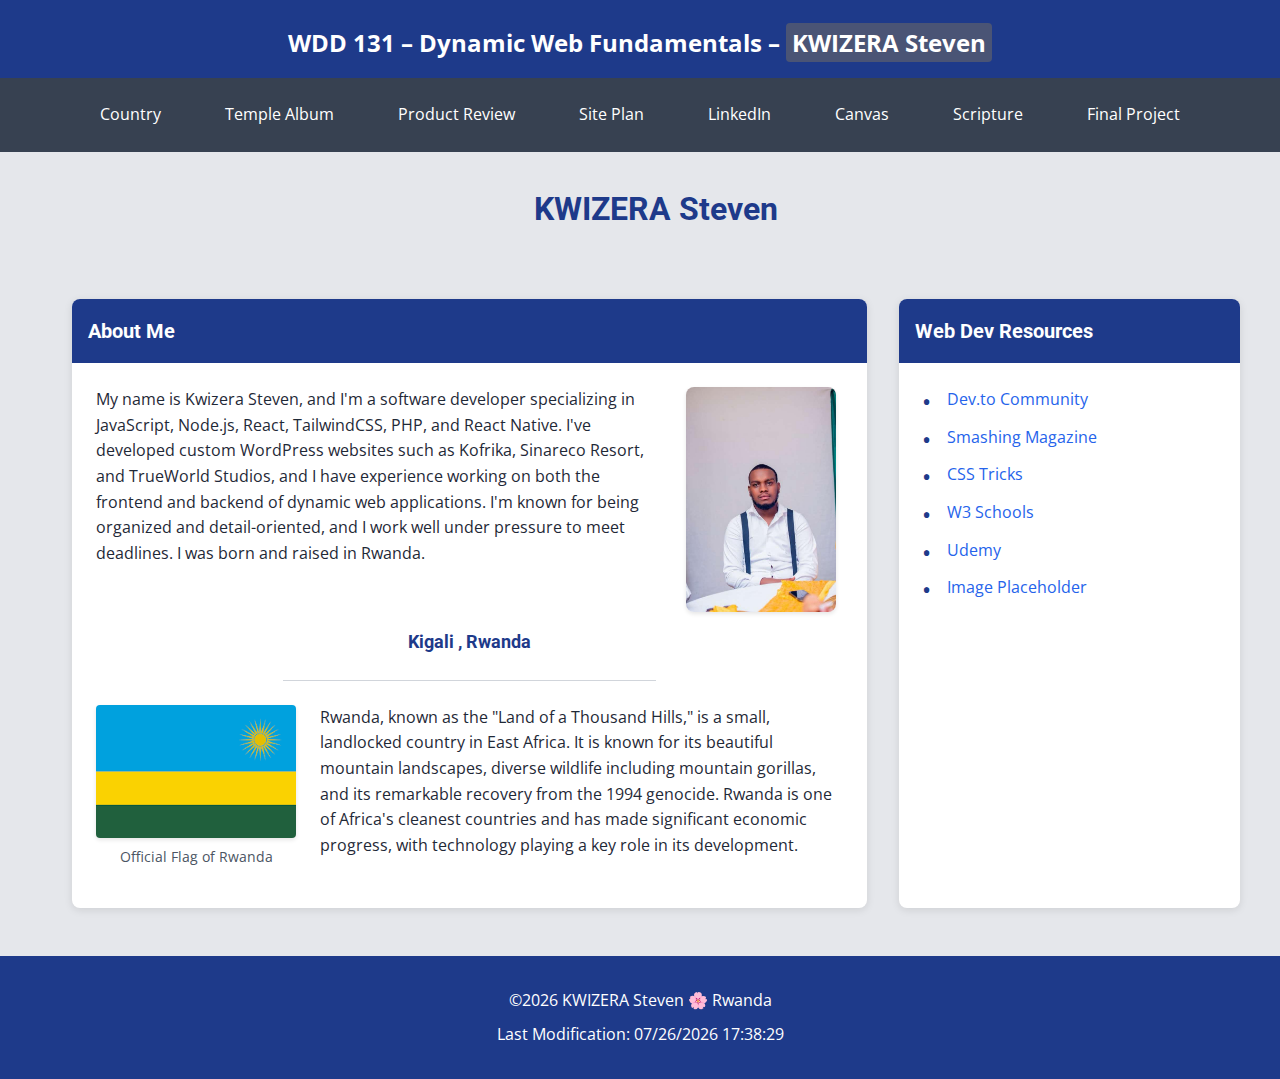
<file: index.html>
<!DOCTYPE html>
<html lang="en">

<head>
    <meta charset="UTF-8">
    <meta name="viewport" content="width=device-width, initial-scale=1.0">
    <title>WDD 131 – Dynamic Web Fundamentals – KWIZERA Steven</title>
    <meta name="description"
        content="WDD 131 – Dynamic Web Fundamentals - KWIZERA Steven. Software developer specializing in JavaScript, Node.js, React, TailwindCSS, PHP, and React Native.">
    <meta name="author" content="KWIZERA Steven">
    <link rel="preconnect" href="https://fonts.googleapis.com">
    <link rel="preconnect" href="https://fonts.gstatic.com" crossorigin>
    <link
        href="https://fonts.googleapis.com/css2?family=Roboto:wght@300;400;700&family=Open+Sans:wght@400;600&display=swap"
        rel="stylesheet">
    <link rel="stylesheet" href="styles/base.css">
    <script src="scripts/getdates.js" defer></script>
</head>

<body>
    <header>
        <span id="course-title">WDD 131 – Dynamic Web Fundamentals – <span class="highlight-name">KWIZERA
                Steven</span></span>
        <nav>
            <a href="place.html">Country</a>
            <a href="filtered-temples.html">Temple Album</a>
            <a href="form.html">Product Review</a>
            <a href="project/siteplan.html">Site Plan</a>
            <a href="https://www.linkedin.com/in/kwizera-steven/" target="_blank">LinkedIn</a>
            <a href="https://byupw.instructure.com/" target="_blank">Canvas</a>
            <a href="https://www.churchofjesuschrist.org/study/scriptures" target="_blank">Scripture</a>
            <a href="project/index.html" target="_blank">Final Project</a>
        </nav>
    </header>

    <main>
        <h1>KWIZERA Steven</h1>

        <section class="card card-about">
            <h2>About Me</h2>
            <div class="card-content">
                <div class="text-content">
                    <div class="text-content-container">
                        <p>My name is Kwizera Steven, and I'm a software developer specializing in JavaScript, Node.js,
                            React, TailwindCSS, PHP, and React Native. I've developed custom WordPress websites such as
                            Kofrika, Sinareco Resort, and TrueWorld Studios, and I have experience working on both the
                            frontend and backend of dynamic web applications. I'm known for being organized and
                            detail-oriented, and I work well under pressure to meet deadlines. I was born and raised in
                            Rwanda.</p>
                        <img src="images/profile.jpg" alt="Profile photo of KWIZERA Steven" class="profile-img"
                            width="150" height="200">
                    </div>

                    <h3>Kigali , Rwanda</h3>
                    <hr>
                    <div class="location-info">
                        <figure>
                            <img src="images/rwanda flag.png" alt="Official Flag of Rwanda" width="200" height="133">
                            <figcaption>Official Flag of Rwanda</figcaption>
                        </figure>
                        <p>Rwanda, known as the "Land of a Thousand Hills," is a small, landlocked country in East
                            Africa. It is known for its beautiful mountain landscapes, diverse wildlife including
                            mountain gorillas, and its remarkable recovery from the 1994 genocide. Rwanda is one of
                            Africa's cleanest countries and has made significant economic progress, with technology
                            playing a key role in its development.</p>
                    </div>
                </div>
            </div>
        </section>

        <section class="card card-resources">
            <h2>Web Dev Resources</h2>
            <div class="card-content">
                <ul>
                    <li><a href="https://dev.to" target="_blank">Dev.to Community</a></li>
                    <li><a href="https://www.smashingmagazine.com" target="_blank">Smashing Magazine</a></li>
                    <li><a href="https://css-tricks.com" target="_blank">CSS Tricks</a></li>
                    <li><a href="https://www.w3schools.com" target="_blank">W3 Schools</a></li>
                    <li><a href="https://www.udemy.com" target="_blank">Udemy</a></li>
                    <li><a href="https://placeholder.com" target="_blank">Image Placeholder</a></li>
                </ul>
            </div>
        </section>
    </main>

    <footer>
        <p>©<span id="currentyear"></span> KWIZERA Steven 🌸 Rwanda</p>
        <p id="lastModified"></p>
    </footer>
</body>

</html>
</file>
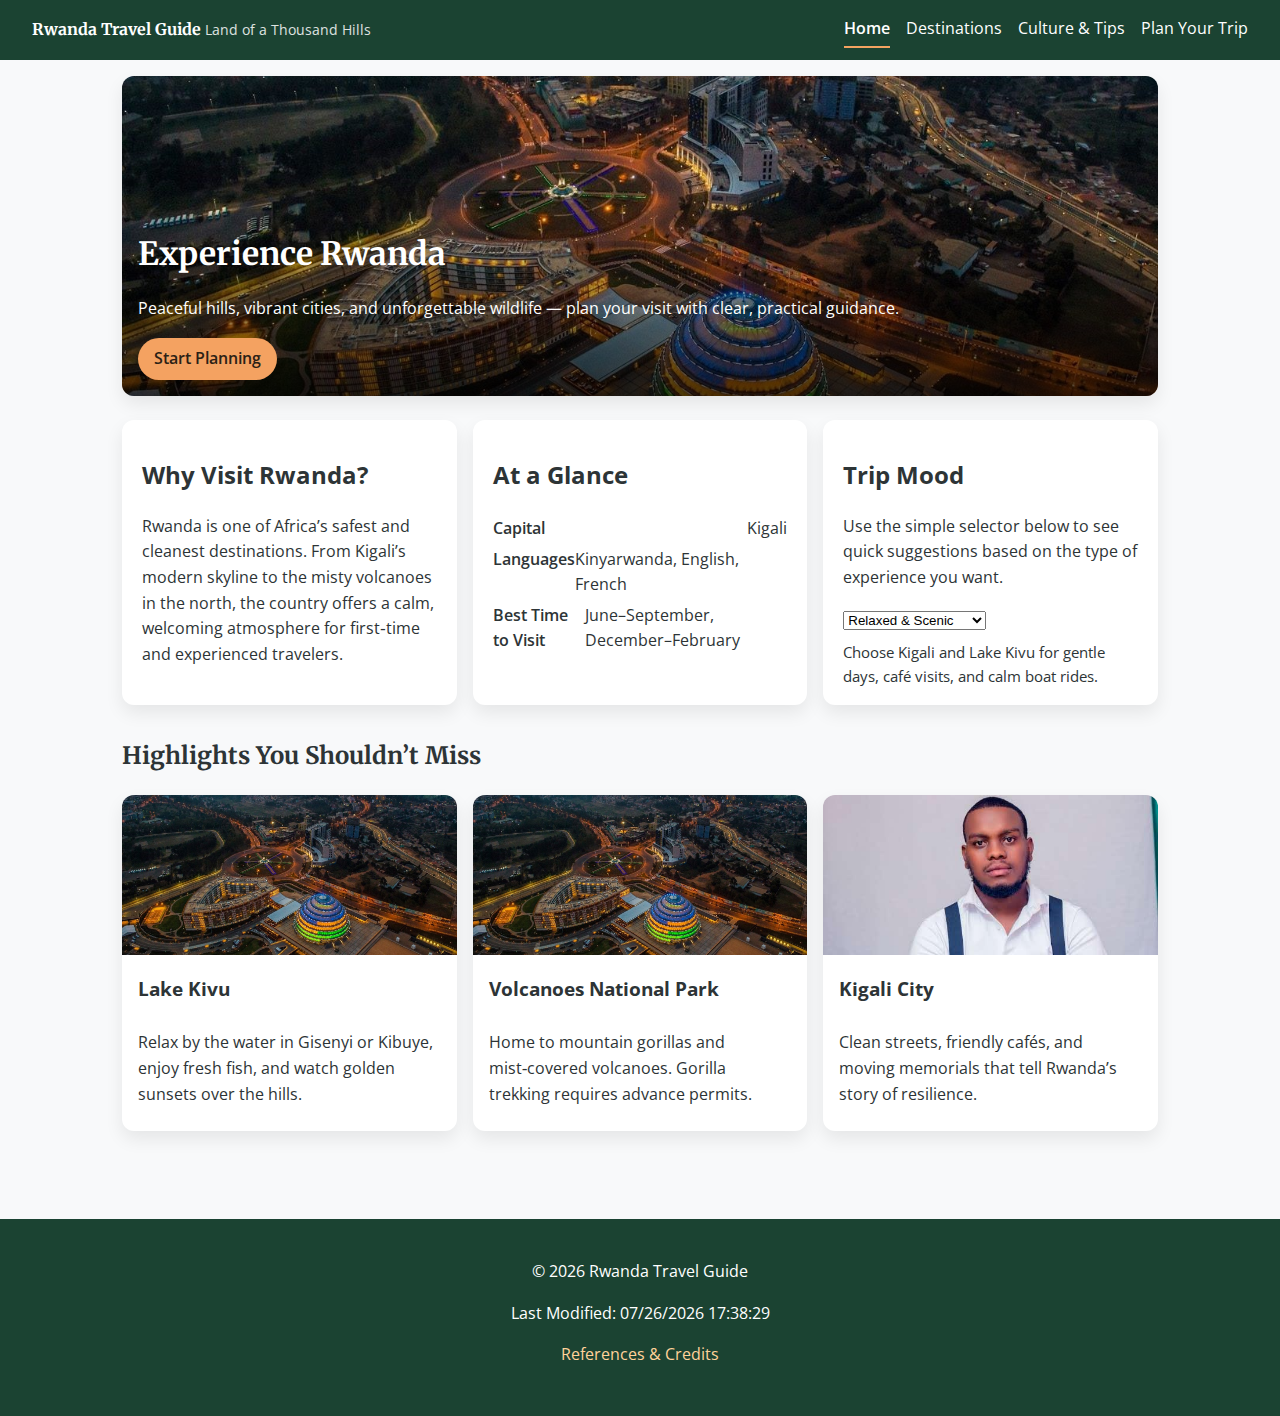
<file: project/index.html>
<!DOCTYPE html>
<html lang="en">
<head>
  <meta charset="UTF-8">
  <meta name="viewport" content="width=device-width, initial-scale=1.0">
  <title>Rwanda Travel Guide | Home</title>
  <meta name="description" content="Discover Rwanda with a simple travel guide featuring top destinations, culture tips, and trip planning help.">
  <link rel="preconnect" href="https://fonts.googleapis.com">
  <link rel="preconnect" href="https://fonts.gstatic.com" crossorigin>
  <link href="https://fonts.googleapis.com/css2?family=Merriweather:wght@400;700&family=Open+Sans:wght@400;600&display=swap" rel="stylesheet">
  <link rel="stylesheet" href="styles/main.css">
  <script src="scripts/main.js" defer></script>
</head>
<body>
  <header class="site-header">
    <div class="brand">
      <a href="index.html" class="logo-link">
        <span class="logo-title">Rwanda Travel Guide</span>
        <span class="logo-tagline">Land of a Thousand Hills</span>
      </a>
    </div>
    <button class="nav-toggle" id="navToggle" aria-label="Toggle navigation">
      ☰
    </button>
    <nav class="site-nav" id="siteNav">
      <a href="index.html" class="active">Home</a>
      <a href="destinations.html">Destinations</a>
      <a href="culture.html">Culture & Tips</a>
      <a href="plan.html">Plan Your Trip</a>
    </nav>
  </header>

  <main>
    <section class="hero">
      <picture>
        <source srcset="../images/rwanda-image.jpg" media="(min-width: 768px)">
        <img src="../images/rwanda-image.jpg" alt="Green rolling hills in Rwanda at sunrise" loading="eager">
      </picture>
      <div class="hero-text">
        <h1>Experience Rwanda</h1>
        <p>Peaceful hills, vibrant cities, and unforgettable wildlife — plan your visit with clear, practical guidance.</p>
        <a class="button primary" href="plan.html">Start Planning</a>
      </div>
    </section>

    <section class="intro-grid">
      <article class="card">
        <h2>Why Visit Rwanda?</h2>
        <p>Rwanda is one of Africa&rsquo;s safest and cleanest destinations. From Kigali&rsquo;s modern skyline to the misty volcanoes in the north, the country offers a calm, welcoming atmosphere for first‑time and experienced travelers.</p>
      </article>
      <article class="card">
        <h2>At a Glance</h2>
        <dl class="facts">
          <div>
            <dt>Capital</dt>
            <dd>Kigali</dd>
          </div>
          <div>
            <dt>Languages</dt>
            <dd>Kinyarwanda, English, French</dd>
          </div>
          <div>
            <dt>Best Time to Visit</dt>
            <dd>June–September, December–February</dd>
          </div>
        </dl>
      </article>
      <article class="card">
        <h2>Trip Mood</h2>
        <p>Use the simple selector below to see quick suggestions based on the type of experience you want.</p>
        <label for="tripMood" class="visually-hidden">Select trip mood</label>
        <select id="tripMood">
          <option value="relax" selected>Relaxed & Scenic</option>
          <option value="adventure">Adventure & Wildlife</option>
          <option value="culture">Culture & History</option>
        </select>
        <div id="moodSuggestion" class="mood-suggestion" aria-live="polite"></div>
      </article>
    </section>

    <section class="highlights">
      <h2>Highlights You Shouldn&rsquo;t Miss</h2>
      <div class="highlight-grid">
        <article class="highlight-card">
          <img src="../images/rwanda-image.jpg" alt="Lake and hills in Rwanda" loading="lazy">
          <h3>Lake Kivu</h3>
          <p>Relax by the water in Gisenyi or Kibuye, enjoy fresh fish, and watch golden sunsets over the hills.</p>
        </article>
        <article class="highlight-card">
          <img src="../images/rwanda-image.jpg" alt="Mountain landscape representing Volcanoes National Park" loading="lazy">
          <h3>Volcanoes National Park</h3>
          <p>Home to mountain gorillas and mist‑covered volcanoes. Gorilla trekking requires advance permits.</p>
        </article>
        <article class="highlight-card">
          <img src="../images/profile.jpg" alt="City view representing Kigali" loading="lazy">
          <h3>Kigali City</h3>
          <p>Clean streets, friendly cafés, and moving memorials that tell Rwanda&rsquo;s story of resilience.</p>
        </article>
      </div>
    </section>
  </main>

  <footer class="site-footer">
    <p>&copy; <span id="currentYear"></span> Rwanda Travel Guide</p>
    <p id="lastModified"></p>
    <p><a href="references.html">References &amp; Credits</a></p>
  </footer>
</body>
</html>
</file>
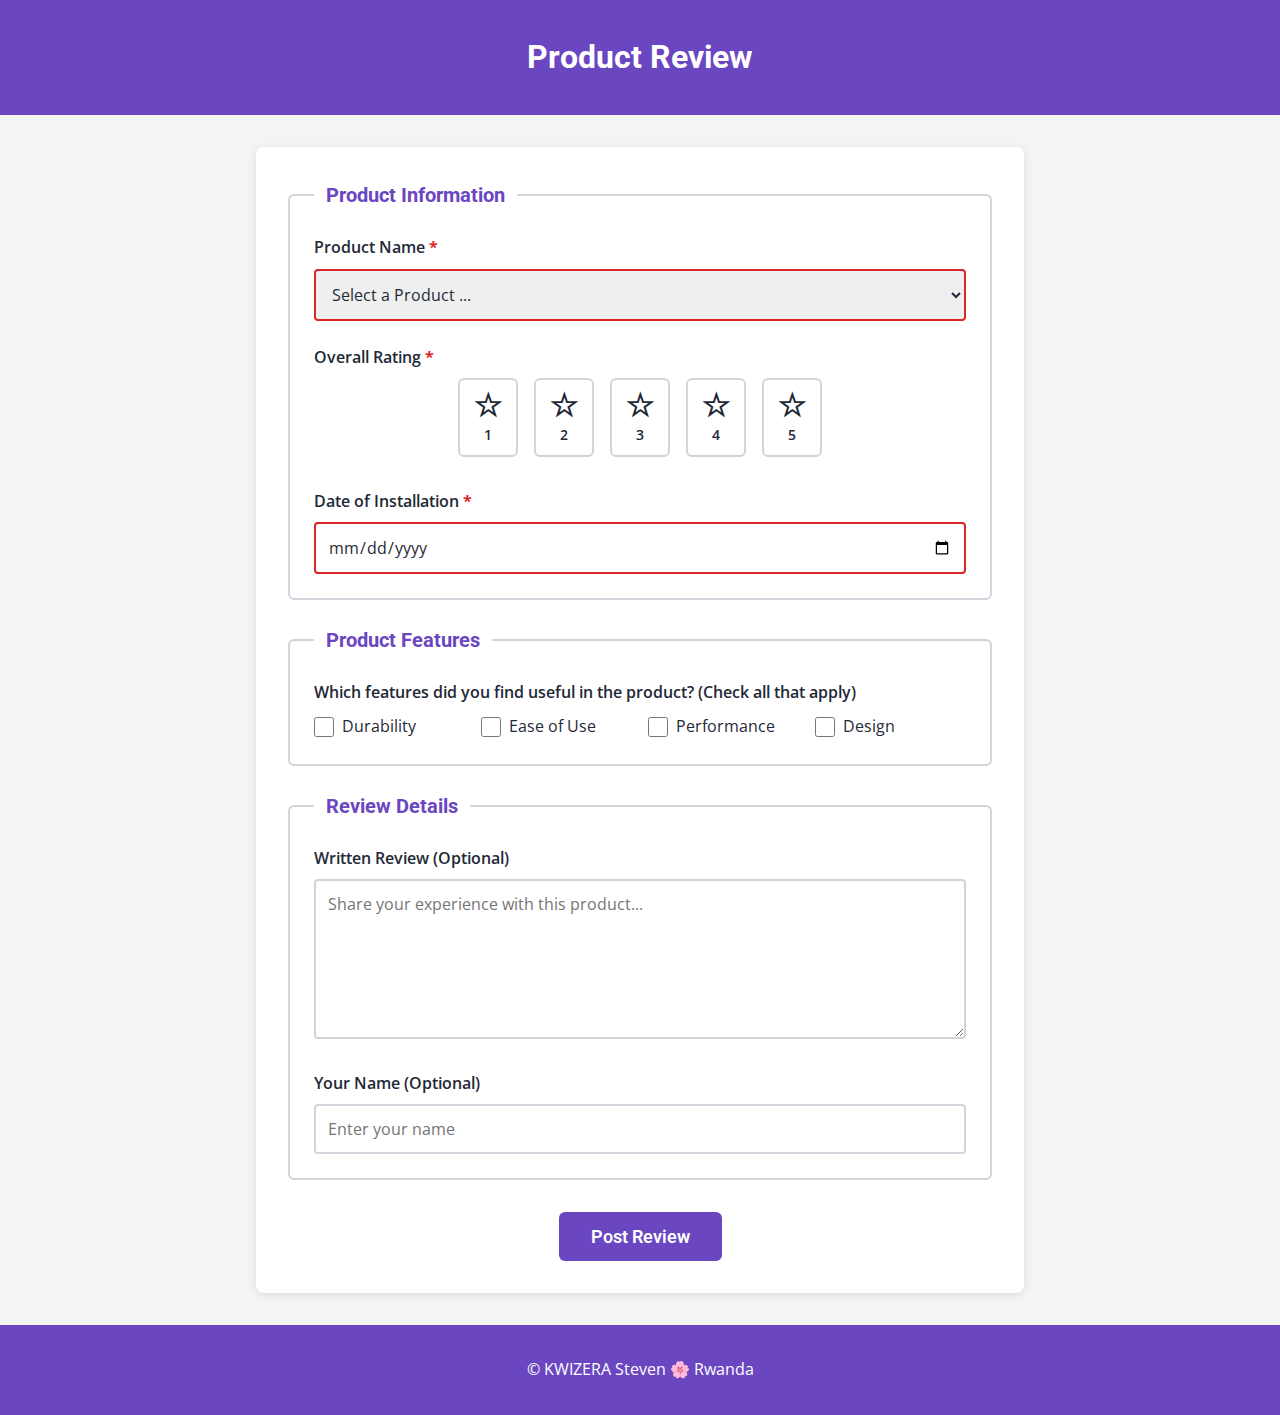
<file: form.html>
<!DOCTYPE html>
<html lang="en">
<head>
    <meta charset="UTF-8">
    <meta name="viewport" content="width=device-width, initial-scale=1.0">
    <title>Product Review - WDD 131</title>
    <meta name="description" content="Submit a product review for your purchased items. Rate products, share your experience, and help others make informed decisions.">
    <meta name="author" content="KWIZERA Steven">
    <link rel="preconnect" href="https://fonts.googleapis.com">
    <link rel="preconnect" href="https://fonts.gstatic.com" crossorigin>
    <link href="https://fonts.googleapis.com/css2?family=Roboto:wght@300;400;700&family=Open+Sans:wght@400;600&display=swap" rel="stylesheet">
    <link rel="stylesheet" href="styles/form.css">
    <script src="scripts/form.js" defer></script>
</head>
<body>
    <header>
        <h1>Product Review</h1>
    </header>

    <main>
        <form method="get" action="review.html" id="reviewForm">
            <fieldset>
                <legend>Product Information</legend>
                
                <div class="form-group">
                    <label for="productName">Product Name <span class="required">*</span></label>
                    <select id="productName" name="productName" required>
                        <option value="" disabled selected>Select a Product ...</option>
                    </select>
                </div>

                <div class="form-group">
                    <label>Overall Rating <span class="required">*</span></label>
                    <div class="rating-group">
                        <div class="rating-option">
                            <input type="radio" id="rating1" name="rating" value="1" required>
                            <label for="rating1" class="rating-label">
                                <span class="star">☆</span>
                                <span class="rating-text">1</span>
                            </label>
                        </div>
                        <div class="rating-option">
                            <input type="radio" id="rating2" name="rating" value="2" required>
                            <label for="rating2" class="rating-label">
                                <span class="star">☆</span>
                                <span class="rating-text">2</span>
                            </label>
                        </div>
                        <div class="rating-option">
                            <input type="radio" id="rating3" name="rating" value="3" required>
                            <label for="rating3" class="rating-label">
                                <span class="star">☆</span>
                                <span class="rating-text">3</span>
                            </label>
                        </div>
                        <div class="rating-option">
                            <input type="radio" id="rating4" name="rating" value="4" required>
                            <label for="rating4" class="rating-label">
                                <span class="star">☆</span>
                                <span class="rating-text">4</span>
                            </label>
                        </div>
                        <div class="rating-option">
                            <input type="radio" id="rating5" name="rating" value="5" required>
                            <label for="rating5" class="rating-label">
                                <span class="star">☆</span>
                                <span class="rating-text">5</span>
                            </label>
                        </div>
                    </div>
                </div>

                <div class="form-group">
                    <label for="installDate">Date of Installation <span class="required">*</span></label>
                    <input type="date" id="installDate" name="installDate" required>
                </div>
            </fieldset>

            <fieldset>
                <legend>Product Features</legend>
                
                <div class="form-group">
                    <label>Which features did you find useful in the product? (Check all that apply)</label>
                    <div class="checkbox-group">
                        <div class="checkbox-option">
                            <input type="checkbox" id="featureDurability" name="features" value="Durability">
                            <label for="featureDurability">Durability</label>
                        </div>
                        <div class="checkbox-option">
                            <input type="checkbox" id="featureEase" name="features" value="Ease of Use">
                            <label for="featureEase">Ease of Use</label>
                        </div>
                        <div class="checkbox-option">
                            <input type="checkbox" id="featurePerformance" name="features" value="Performance">
                            <label for="featurePerformance">Performance</label>
                        </div>
                        <div class="checkbox-option">
                            <input type="checkbox" id="featureDesign" name="features" value="Design">
                            <label for="featureDesign">Design</label>
                        </div>
                    </div>
                </div>
            </fieldset>

            <fieldset>
                <legend>Review Details</legend>
                
                <div class="form-group">
                    <label for="writtenReview">Written Review (Optional)</label>
                    <textarea id="writtenReview" name="writtenReview" rows="6" placeholder="Share your experience with this product..."></textarea>
                </div>

                <div class="form-group">
                    <label for="userName">Your Name (Optional)</label>
                    <input type="text" id="userName" name="userName" placeholder="Enter your name">
                </div>
            </fieldset>

            <div class="form-actions">
                <input type="submit" value="Post Review" id="submitBtn">
            </div>
        </form>
    </main>

    <footer>
        <p>©<span id="currentyear"></span> KWIZERA Steven 🌸 Rwanda</p>
        <p id="lastModified"></p>
    </footer>
</body>
</html>
</file>
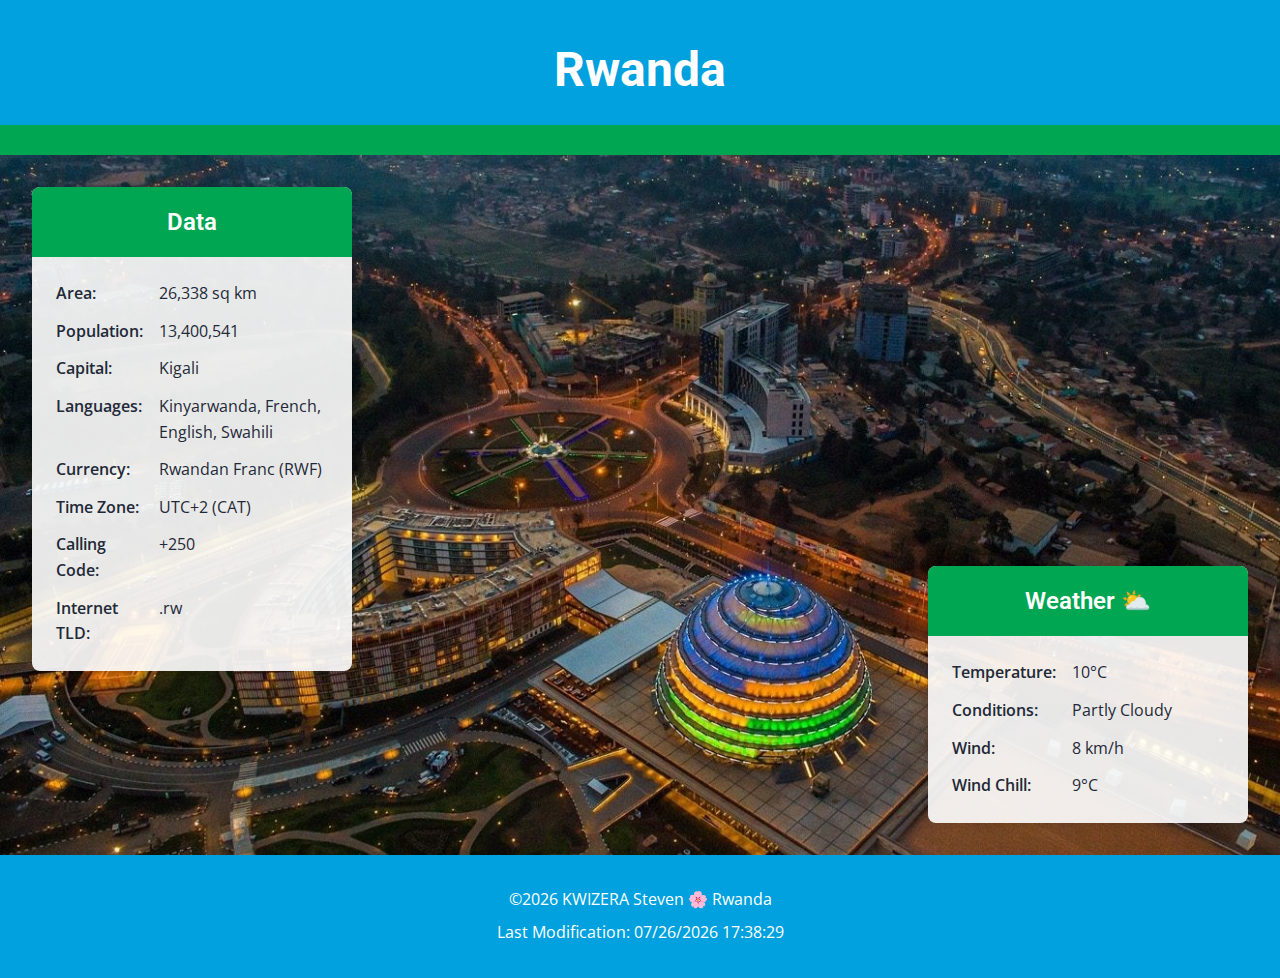
<file: place.html>
<!DOCTYPE html>
<html lang="en">

<head>
    <meta charset="UTF-8">
    <meta name="viewport" content="width=device-width, initial-scale=1.0">
    <title>Rwanda - WDD 131</title>
    <meta name="description" content="Information about Rwanda, including data, weather, and cultural facts.">
    <meta name="author" content="KWIZERA Steven">
    <link rel="preconnect" href="https://fonts.googleapis.com">
    <link rel="preconnect" href="https://fonts.gstatic.com" crossorigin>
    <link href="https://fonts.googleapis.com/css2?family=Roboto:wght@300;400;700&family=Open+Sans:wght@400;600&display=swap"
        rel="stylesheet">
    <link rel="stylesheet" href="styles/place.css">
    <script src="scripts/place.js" defer></script>
</head>

<body>
    <header>
        <h1>Rwanda</h1>
    </header>

    <main>
        <div class="hero-container">
            <picture class="hero-image">
                <img src="images/Rwanda image.jpg" alt="Beautiful landscape of Rwanda, the Land of a Thousand Hills"
                    width="800" height="600">
            </picture>

        <section class="data-section">
            <h2>Data</h2>
            <dl>
                <dt>Area:</dt>
                <dd>26,338 sq km</dd>
                <dt>Population:</dt>
                <dd>13,400,541</dd>
                <dt>Capital:</dt>
                <dd>Kigali</dd>
                <dt>Languages:</dt>
                <dd>Kinyarwanda, French, English, Swahili</dd>
                <dt>Currency:</dt>
                <dd>Rwandan Franc (RWF)</dd>
                <dt>Time Zone:</dt>
                <dd>UTC+2 (CAT)</dd>
                <dt>Calling Code:</dt>
                <dd>+250</dd>
                <dt>Internet TLD:</dt>
                <dd>.rw</dd>
            </dl>
        </section>

        <section class="weather-section">
            <h2>Weather <span class="weather-icon-mobile"><img src="images/weather-icon.svg" alt="Weather icon" width="24" height="24"></span></h2>
            <dl>
                <dt>Temperature:</dt>
                <dd><span id="temperature">10</span>°C</dd>
                <dt>Conditions:</dt>
                <dd>Partly Cloudy</dd>
                <dt>Wind:</dt>
                <dd><span id="windSpeed">8</span> km/h</dd>
                <dt>Wind Chill:</dt>
                <dd><span id="windChill">N/A</span></dd>
            </dl>
        </section>
        </div>
    </main>

    <footer>
        <p>©<span id="currentyear"></span> KWIZERA Steven 🌸 Rwanda</p>
        <p id="lastModified"></p>
    </footer>
</body>

</html>
</file>
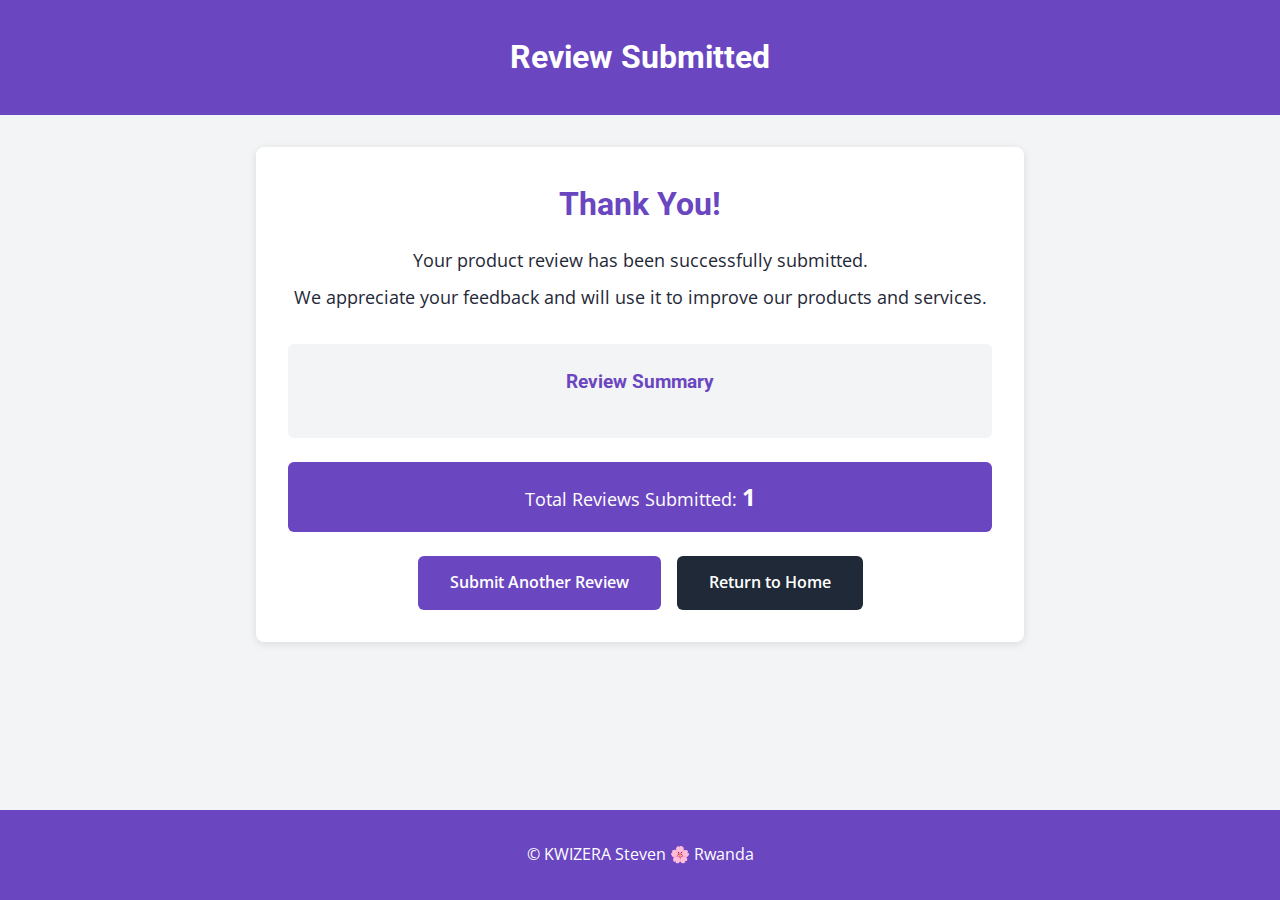
<file: review.html>
<!DOCTYPE html>
<html lang="en">
<head>
    <meta charset="UTF-8">
    <meta name="viewport" content="width=device-width, initial-scale=1.0">
    <title>Review Submitted - WDD 131</title>
    <meta name="description" content="Product review submission confirmation page. View your submitted review details and track your total reviews submitted.">
    <meta name="author" content="KWIZERA Steven">
    <link rel="preconnect" href="https://fonts.googleapis.com">
    <link rel="preconnect" href="https://fonts.gstatic.com" crossorigin>
    <link href="https://fonts.googleapis.com/css2?family=Roboto:wght@300;400;700&family=Open+Sans:wght@400;600&display=swap" rel="stylesheet">
    <link rel="stylesheet" href="styles/review.css">
    <script src="scripts/review.js" defer></script>
</head>
<body>
    <header>
        <h1>Review Submitted</h1>
    </header>

    <main>
        <div class="confirmation-container">
            <div class="confirmation-message">
                <h2>Thank You!</h2>
                <p>Your product review has been successfully submitted.</p>
                <p>We appreciate your feedback and will use it to improve our products and services.</p>
            </div>

            <div class="review-summary">
                <h3>Review Summary</h3>
                <div id="reviewDetails"></div>
            </div>

            <div class="review-counter">
                <p>Total Reviews Submitted: <strong id="reviewCount">0</strong></p>
            </div>

            <div class="action-buttons">
                <a href="form.html" class="btn">Submit Another Review</a>
                <a href="index.html" class="btn btn-secondary">Return to Home</a>
            </div>
        </div>
    </main>

    <footer>
        <p>©<span id="currentyear"></span> KWIZERA Steven 🌸 Rwanda</p>
        <p id="lastModified"></p>
    </footer>
</body>
</html>
</file>
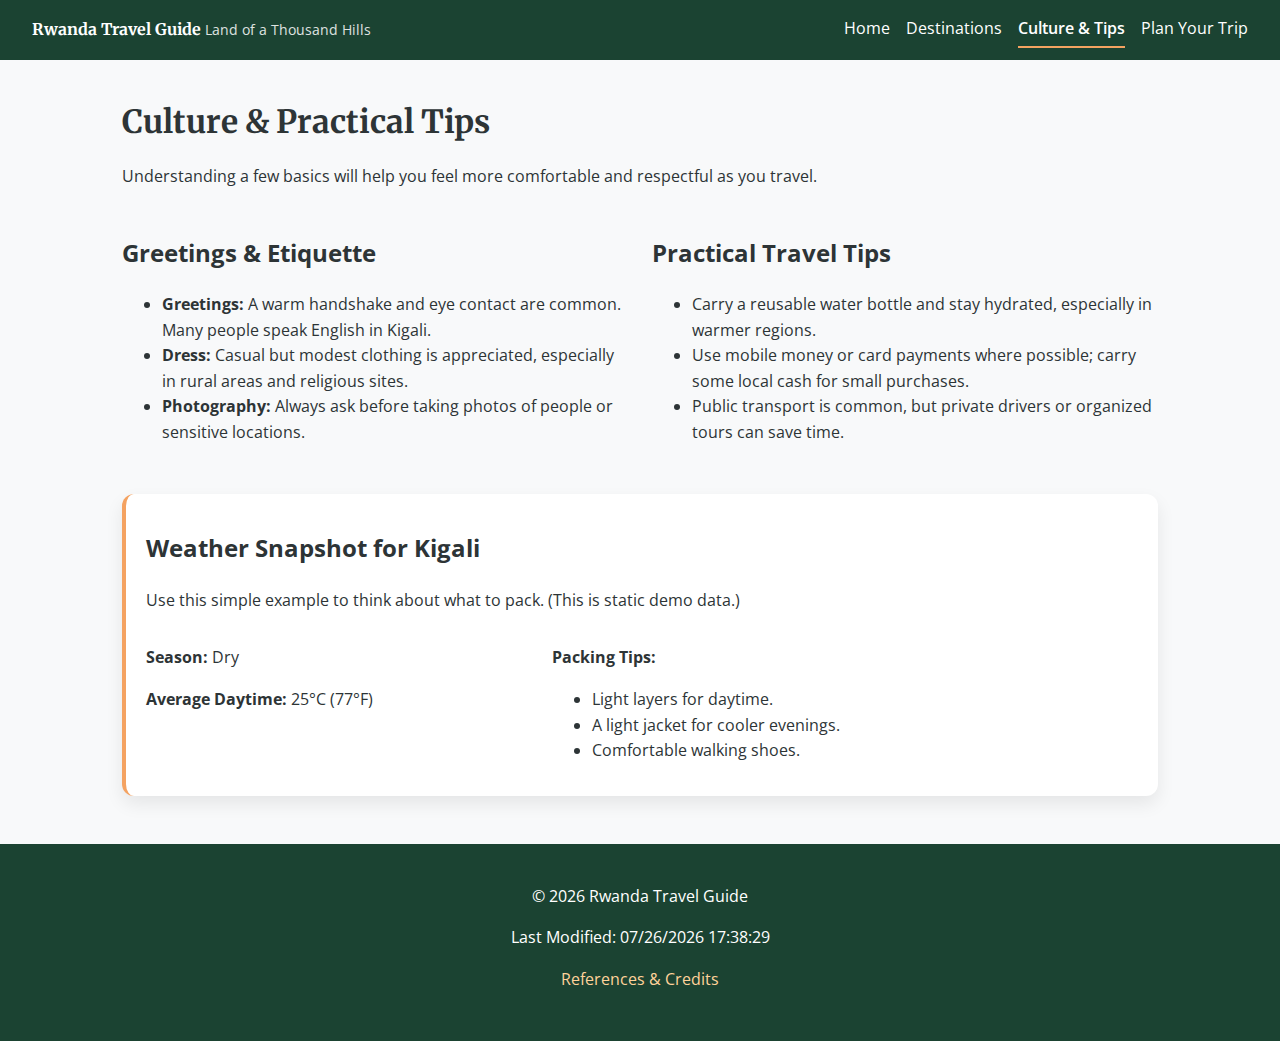
<file: project/culture.html>
<!DOCTYPE html>
<html lang="en">
<head>
  <meta charset="UTF-8">
  <meta name="viewport" content="width=device-width, initial-scale=1.0">
  <title>Rwanda Travel Guide | Culture & Tips</title>
  <meta name="description" content="Learn about Rwandan culture, etiquette, and practical travel tips.">
  <link rel="preconnect" href="https://fonts.googleapis.com">
  <link rel="preconnect" href="https://fonts.gstatic.com" crossorigin>
  <link href="https://fonts.googleapis.com/css2?family=Merriweather:wght@400;700&family=Open+Sans:wght@400;600&display=swap" rel="stylesheet">
  <link rel="stylesheet" href="styles/main.css">
  <script src="scripts/main.js" defer></script>
</head>
<body>
  <header class="site-header">
    <div class="brand">
      <a href="index.html" class="logo-link">
        <span class="logo-title">Rwanda Travel Guide</span>
        <span class="logo-tagline">Land of a Thousand Hills</span>
      </a>
    </div>
    <button class="nav-toggle" id="navToggle" aria-label="Toggle navigation">
      ☰
    </button>
    <nav class="site-nav" id="siteNav">
      <a href="index.html">Home</a>
      <a href="destinations.html">Destinations</a>
      <a href="culture.html" class="active">Culture & Tips</a>
      <a href="plan.html">Plan Your Trip</a>
    </nav>
  </header>

  <main>
    <header class="page-header">
      <h1>Culture & Practical Tips</h1>
      <p>Understanding a few basics will help you feel more comfortable and respectful as you travel.</p>
    </header>

    <section class="two-column">
      <article>
        <h2>Greetings & Etiquette</h2>
        <ul>
          <li><strong>Greetings:</strong> A warm handshake and eye contact are common. Many people speak English in Kigali.</li>
          <li><strong>Dress:</strong> Casual but modest clothing is appreciated, especially in rural areas and religious sites.</li>
          <li><strong>Photography:</strong> Always ask before taking photos of people or sensitive locations.</li>
        </ul>
      </article>
      <article>
        <h2>Practical Travel Tips</h2>
        <ul>
          <li>Carry a reusable water bottle and stay hydrated, especially in warmer regions.</li>
          <li>Use mobile money or card payments where possible; carry some local cash for small purchases.</li>
          <li>Public transport is common, but private drivers or organized tours can save time.</li>
        </ul>
      </article>
    </section>

    <section class="card card-accent">
      <h2>Weather Snapshot for Kigali</h2>
      <p>Use this simple example to think about what to pack. (This is static demo data.)</p>
      <div class="weather-grid">
        <div>
          <p><strong>Season:</strong> Dry</p>
          <p><strong>Average Daytime:</strong> 25&deg;C (77&deg;F)</p>
        </div>
        <div>
          <p><strong>Packing Tips:</strong></p>
          <ul>
            <li>Light layers for daytime.</li>
            <li>A light jacket for cooler evenings.</li>
            <li>Comfortable walking shoes.</li>
          </ul>
        </div>
      </div>
    </section>
  </main>

  <footer class="site-footer">
    <p>&copy; <span id="currentYear"></span> Rwanda Travel Guide</p>
    <p id="lastModified"></p>
    <p><a href="references.html">References &amp; Credits</a></p>
  </footer>
</body>
</html>
</file>
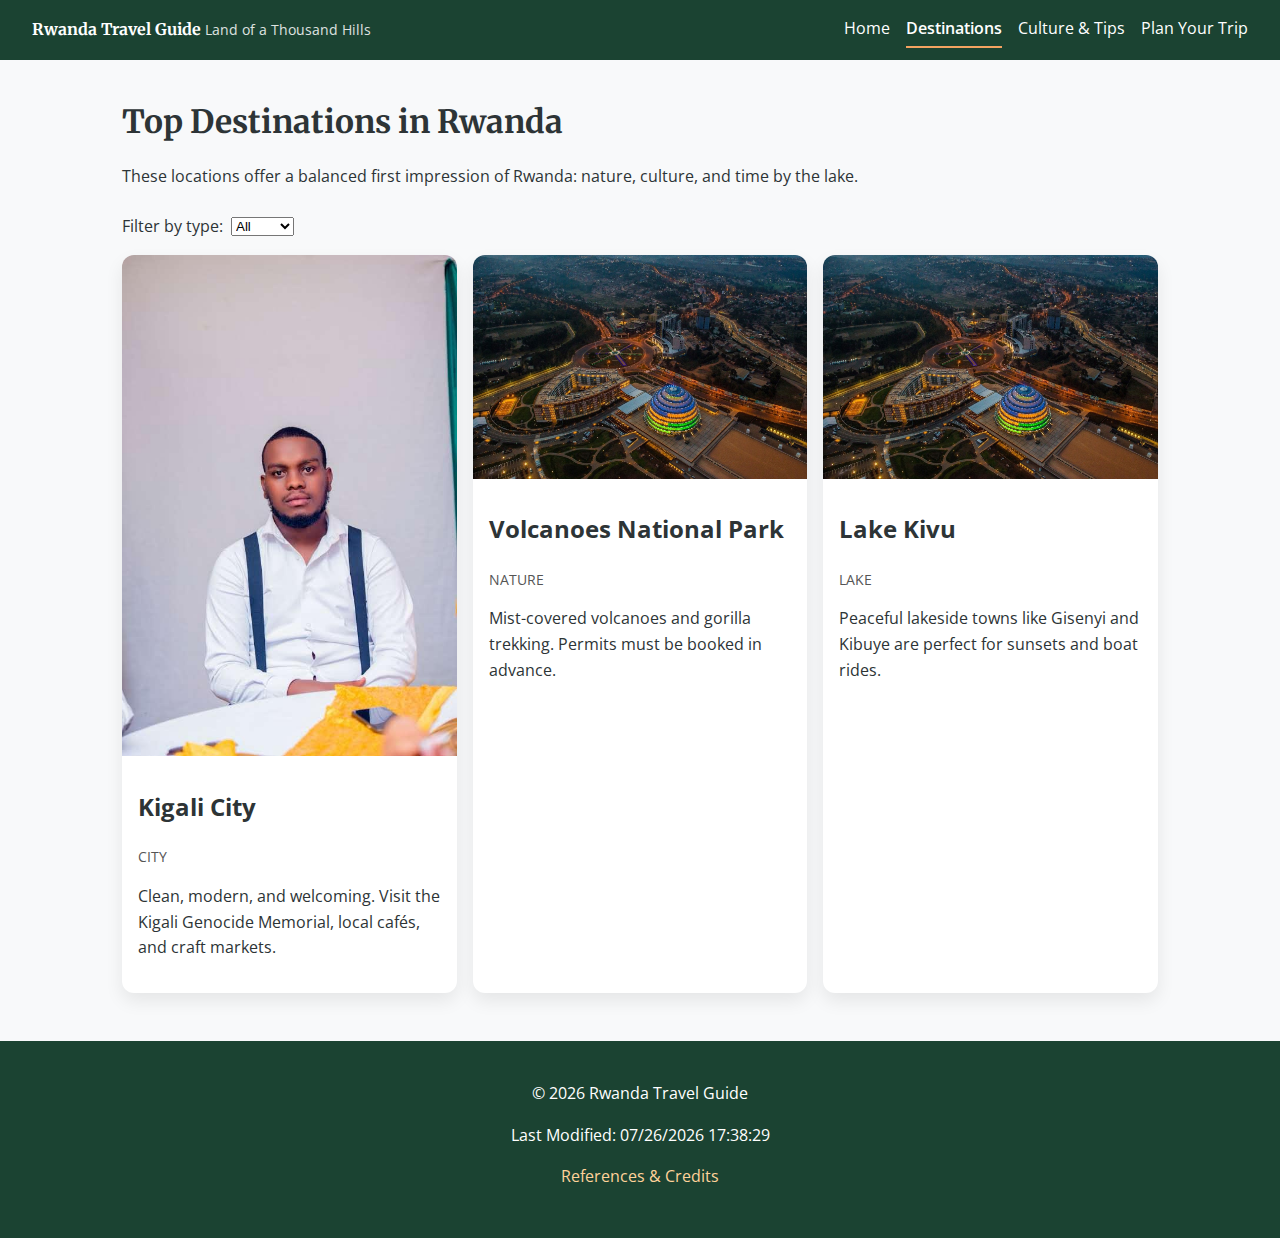
<file: project/destinations.html>
<!DOCTYPE html>
<html lang="en">
<head>
  <meta charset="UTF-8">
  <meta name="viewport" content="width=device-width, initial-scale=1.0">
  <title>Rwanda Travel Guide | Destinations</title>
  <meta name="description" content="Explore key destinations in Rwanda including Kigali, Volcanoes National Park, and Lake Kivu.">
  <link rel="preconnect" href="https://fonts.googleapis.com">
  <link rel="preconnect" href="https://fonts.gstatic.com" crossorigin>
  <link href="https://fonts.googleapis.com/css2?family=Merriweather:wght@400;700&family=Open+Sans:wght@400;600&display=swap" rel="stylesheet">
  <link rel="stylesheet" href="styles/main.css">
  <script src="scripts/main.js" defer></script>
</head>
<body>
  <header class="site-header">
    <div class="brand">
      <a href="index.html" class="logo-link">
        <span class="logo-title">Rwanda Travel Guide</span>
        <span class="logo-tagline">Land of a Thousand Hills</span>
      </a>
    </div>
    <button class="nav-toggle" id="navToggle" aria-label="Toggle navigation">
      ☰
    </button>
    <nav class="site-nav" id="siteNav">
      <a href="index.html">Home</a>
      <a href="destinations.html" class="active">Destinations</a>
      <a href="culture.html">Culture & Tips</a>
      <a href="plan.html">Plan Your Trip</a>
    </nav>
  </header>

  <main>
    <header class="page-header">
      <h1>Top Destinations in Rwanda</h1>
      <p>These locations offer a balanced first impression of Rwanda: nature, culture, and time by the lake.</p>
    </header>

    <section class="filter-bar">
      <h2 class="visually-hidden">Filter destinations</h2>
      <label for="typeFilter">Filter by type:</label>
      <select id="typeFilter">
        <option value="all">All</option>
        <option value="city">City</option>
        <option value="nature">Nature</option>
        <option value="lake">Lake</option>
      </select>
    </section>

    <section id="destinationsList" class="destination-grid" aria-live="polite">
      <!-- Cards will be injected here with JavaScript -->
    </section>
  </main>

  <footer class="site-footer">
    <p>&copy; <span id="currentYear"></span> Rwanda Travel Guide</p>
    <p id="lastModified"></p>
    <p><a href="references.html">References &amp; Credits</a></p>
  </footer>
</body>
</html>
</file>
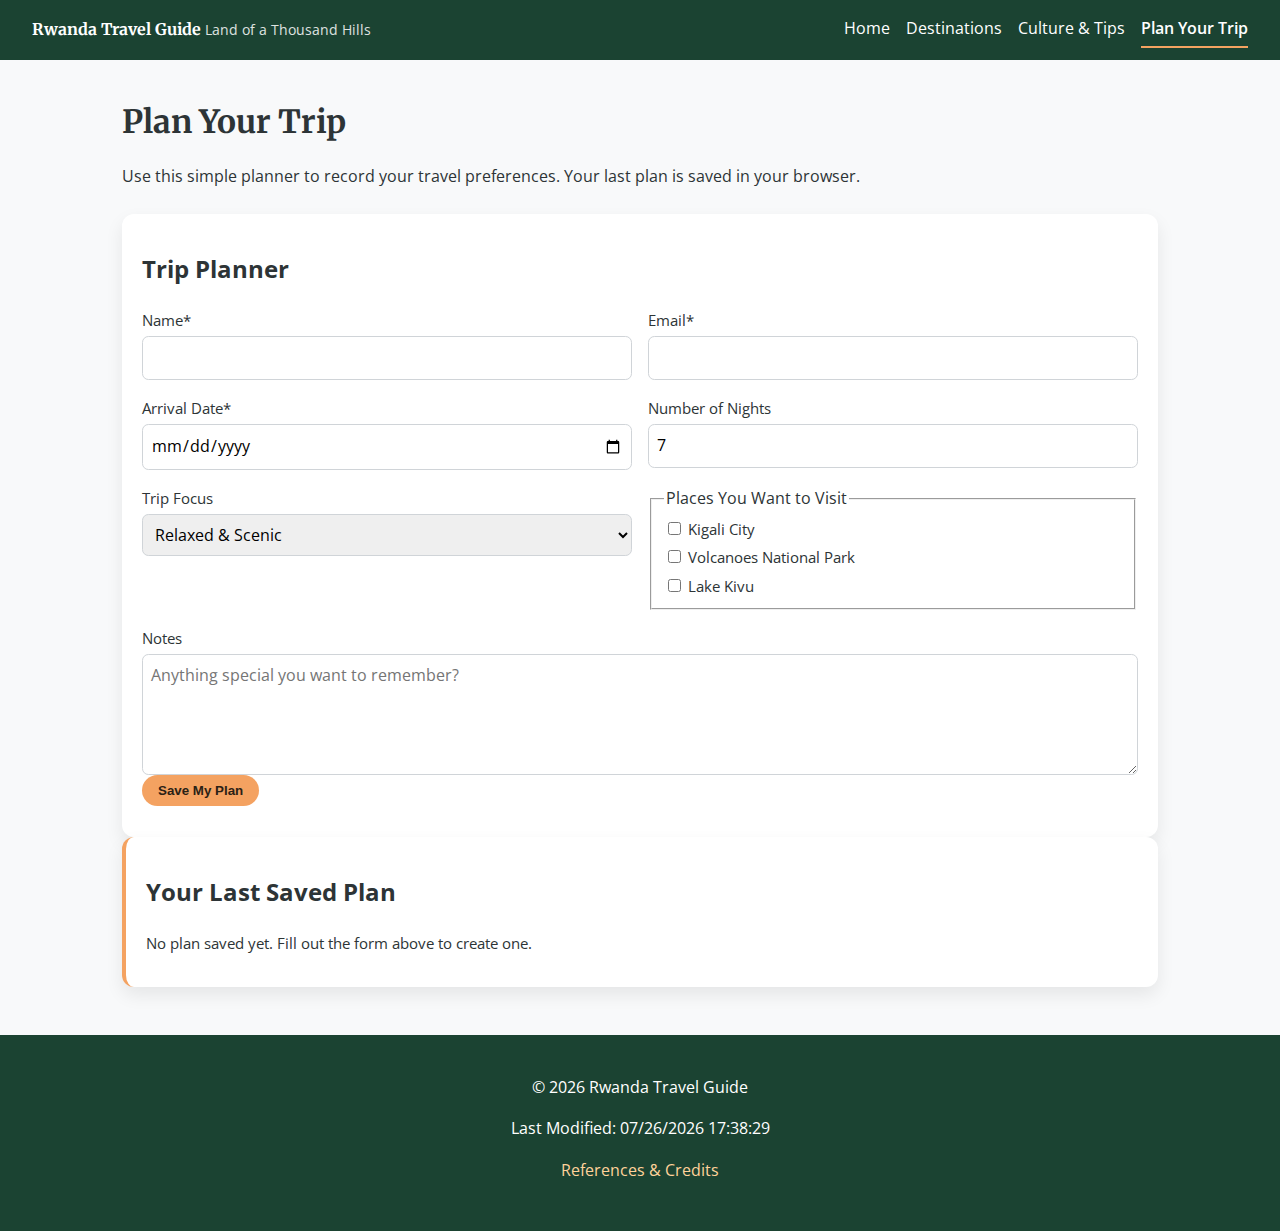
<file: project/plan.html>
<!DOCTYPE html>
<html lang="en">
<head>
  <meta charset="UTF-8">
  <meta name="viewport" content="width=device-width, initial-scale=1.0">
  <title>Rwanda Travel Guide | Plan Your Trip</title>
  <meta name="description" content="Plan your trip to Rwanda with a simple form to note your preferences and save them in your browser.">
  <link rel="preconnect" href="https://fonts.googleapis.com">
  <link rel="preconnect" href="https://fonts.gstatic.com" crossorigin>
  <link href="https://fonts.googleapis.com/css2?family=Merriweather:wght@400;700&family=Open+Sans:wght@400;600&display=swap" rel="stylesheet">
  <link rel="stylesheet" href="styles/main.css">
  <script src="scripts/main.js" defer></script>
</head>
<body>
  <header class="site-header">
    <div class="brand">
      <a href="index.html" class="logo-link">
        <span class="logo-title">Rwanda Travel Guide</span>
        <span class="logo-tagline">Land of a Thousand Hills</span>
      </a>
    </div>
    <button class="nav-toggle" id="navToggle" aria-label="Toggle navigation">
      ☰
    </button>
    <nav class="site-nav" id="siteNav">
      <a href="index.html">Home</a>
      <a href="destinations.html">Destinations</a>
      <a href="culture.html">Culture & Tips</a>
      <a href="plan.html" class="active">Plan Your Trip</a>
    </nav>
  </header>

  <main>
    <header class="page-header">
      <h1>Plan Your Trip</h1>
      <p>Use this simple planner to record your travel preferences. Your last plan is saved in your browser.</p>
    </header>

    <section class="card">
      <h2>Trip Planner</h2>
      <form id="tripForm">
        <div class="form-grid">
          <div class="form-field">
            <label for="name">Name<span aria-hidden="true">*</span></label>
            <input type="text" id="name" name="name" autocomplete="name" required>
          </div>
          <div class="form-field">
            <label for="email">Email<span aria-hidden="true">*</span></label>
            <input type="email" id="email" name="email" autocomplete="email" required>
          </div>
          <div class="form-field">
            <label for="startDate">Arrival Date<span aria-hidden="true">*</span></label>
            <input type="date" id="startDate" name="startDate" required>
          </div>
          <div class="form-field">
            <label for="nights">Number of Nights</label>
            <input type="number" id="nights" name="nights" min="1" max="30" value="7">
          </div>
          <div class="form-field">
            <label for="focus">Trip Focus</label>
            <select id="focus" name="focus">
              <option value="relax">Relaxed & Scenic</option>
              <option value="adventure">Adventure & Wildlife</option>
              <option value="culture">Culture & History</option>
            </select>
          </div>
          <fieldset class="form-field">
            <legend>Places You Want to Visit</legend>
            <label><input type="checkbox" name="places" value="kigali"> Kigali City</label>
            <label><input type="checkbox" name="places" value="volcanoes"> Volcanoes National Park</label>
            <label><input type="checkbox" name="places" value="lakeKivu"> Lake Kivu</label>
          </fieldset>
          <div class="form-field full-width">
            <label for="notes">Notes</label>
            <textarea id="notes" name="notes" rows="4" placeholder="Anything special you want to remember?"></textarea>
          </div>
        </div>
        <button type="submit" class="button primary">Save My Plan</button>
      </form>
      <p id="formMessage" class="form-message" aria-live="polite"></p>
    </section>

    <section class="card card-accent">
      <h2>Your Last Saved Plan</h2>
      <div id="savedPlan" class="saved-plan">
        <p>No plan saved yet. Fill out the form above to create one.</p>
      </div>
    </section>
  </main>

  <footer class="site-footer">
    <p>&copy; <span id="currentYear"></span> Rwanda Travel Guide</p>
    <p id="lastModified"></p>
    <p><a href="references.html">References &amp; Credits</a></p>
  </footer>
</body>
</html>
</file>
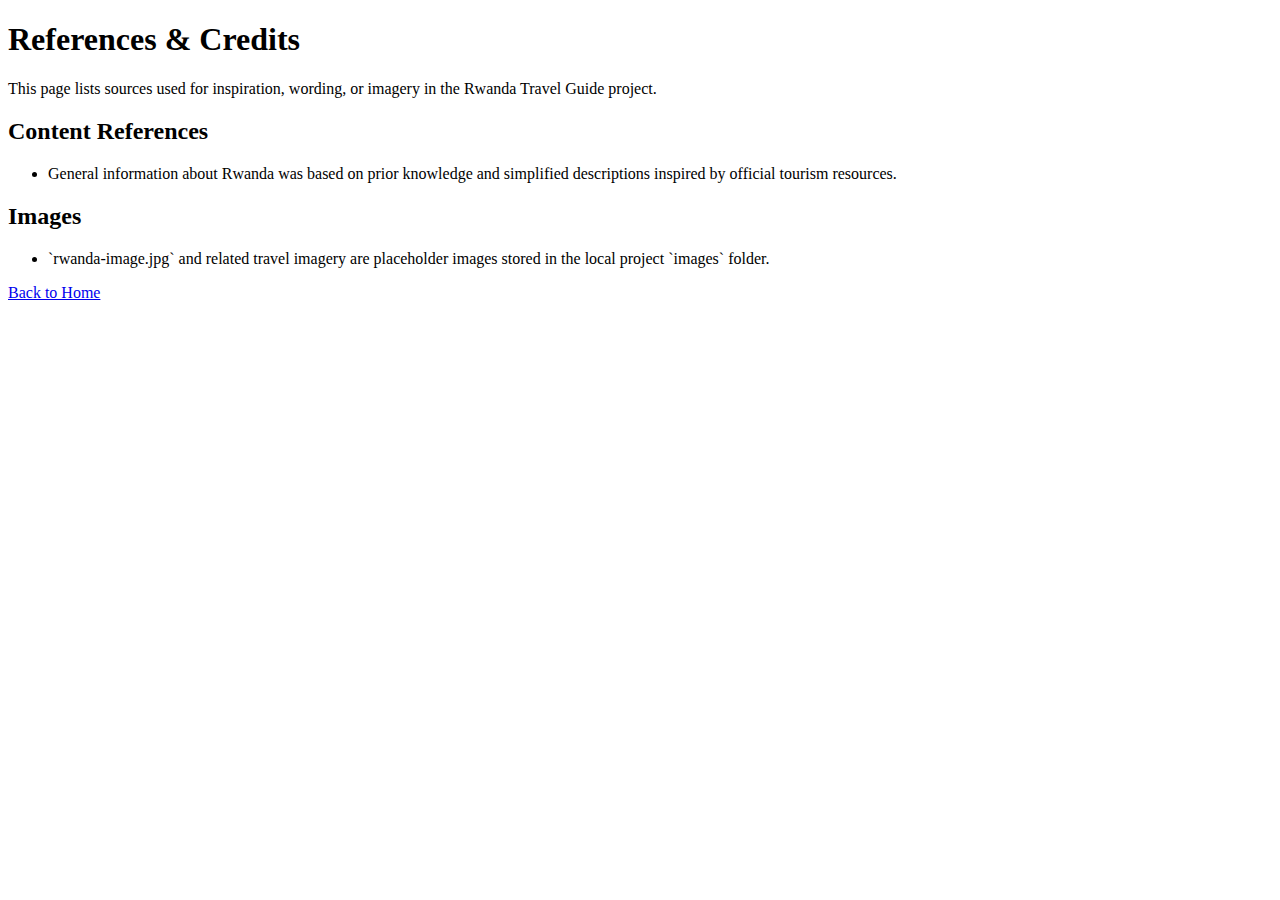
<file: project/references.html>
<!DOCTYPE html>
<html lang="en">
<head>
  <meta charset="UTF-8">
  <meta name="viewport" content="width=device-width, initial-scale=1.0">
  <title>Rwanda Travel Guide | References</title>
  <meta name="description" content="References and attributions for content and imagery used on Rwanda Travel Guide.">
</head>
<body>
  <main>
    <h1>References &amp; Credits</h1>
    <p>This page lists sources used for inspiration, wording, or imagery in the Rwanda Travel Guide project.</p>

    <section>
      <h2>Content References</h2>
      <ul>
        <li>General information about Rwanda was based on prior knowledge and simplified descriptions inspired by official tourism resources.</li>
      </ul>
    </section>

    <section>
      <h2>Images</h2>
      <ul>
        <li>`rwanda-image.jpg` and related travel imagery are placeholder images stored in the local project `images` folder.</li>
      </ul>
    </section>

    <p><a href="index.html">Back to Home</a></p>
  </main>
</body>
</html>
</file>
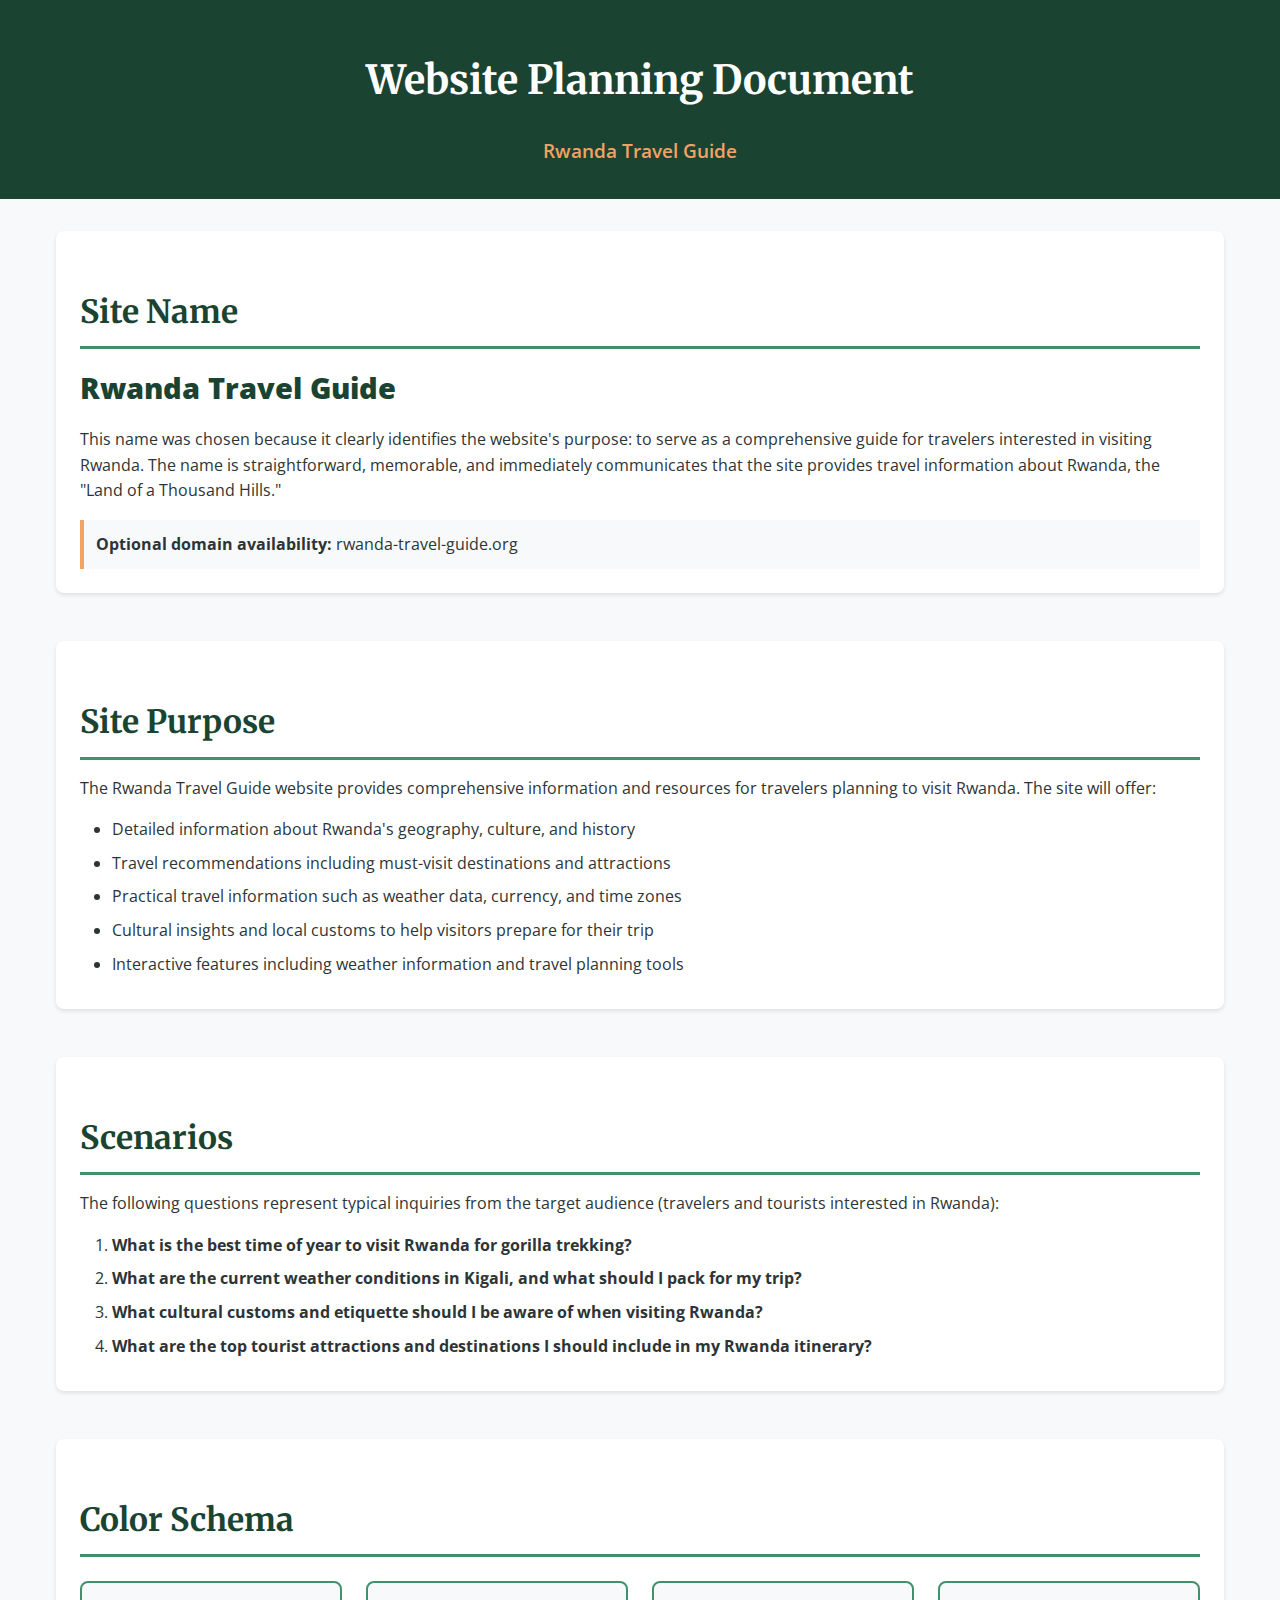
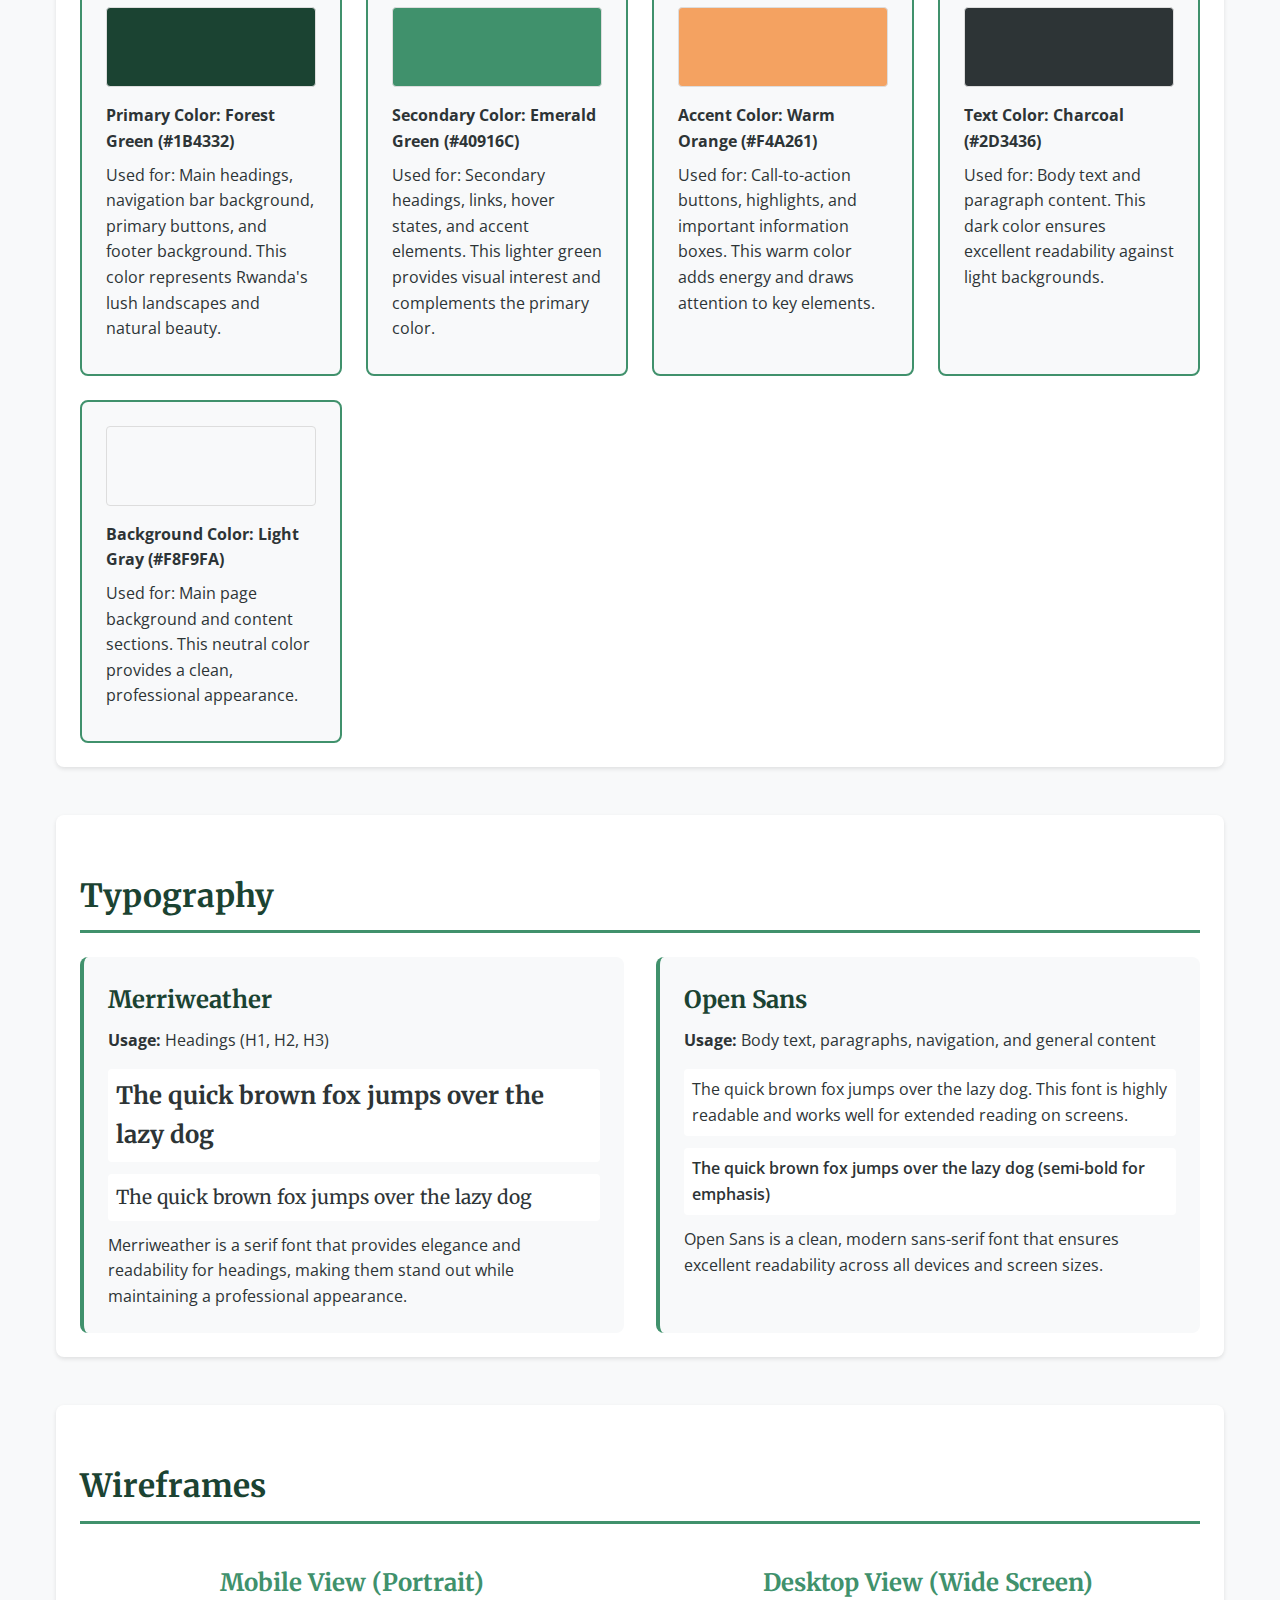
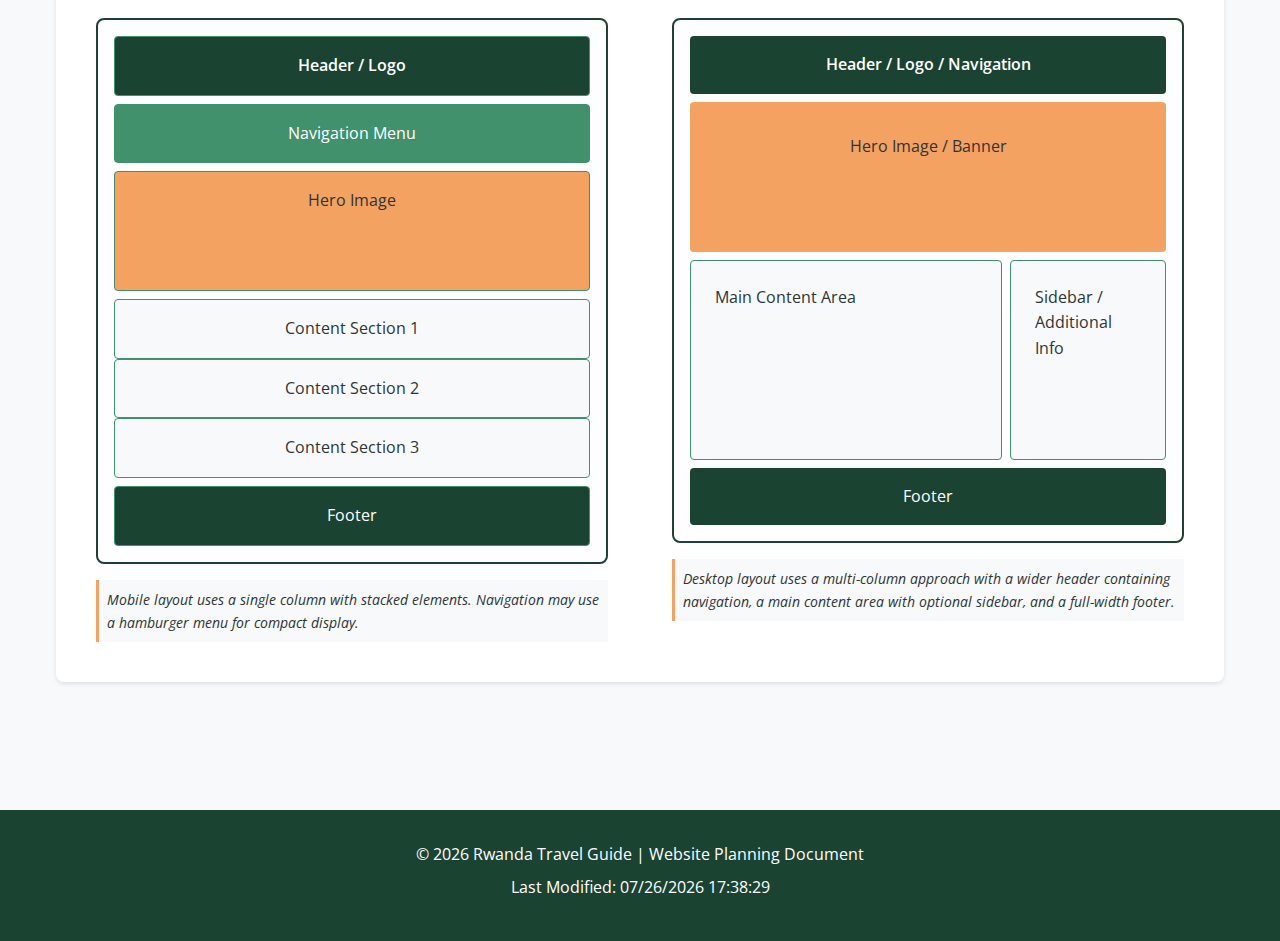
<file: project/siteplan.html>
<!DOCTYPE html>
<html lang="en">
<head>
    <meta charset="UTF-8">
    <meta name="viewport" content="width=device-width, initial-scale=1.0">
    <title>Website Planning Document - Rwanda Travel Guide</title>
    <meta name="description" content="Website planning document for Rwanda Travel Guide project">
    <link rel="preconnect" href="https://fonts.googleapis.com">
    <link rel="preconnect" href="https://fonts.gstatic.com" crossorigin>
    <link href="https://fonts.googleapis.com/css2?family=Merriweather:wght@400;700&family=Open+Sans:wght@400;600&display=swap" rel="stylesheet">
    <link rel="stylesheet" href="styles/siteplan.css">
</head>
<body>
    <header>
        <h1>Website Planning Document</h1>
        <p class="subtitle">Rwanda Travel Guide</p>
    </header>

    <main>
        <section id="site-name">
            <h2>Site Name</h2>
            <p class="site-name-title"><strong>Rwanda Travel Guide</strong></p>
            <p>This name was chosen because it clearly identifies the website's purpose: to serve as a comprehensive guide for travelers interested in visiting Rwanda. The name is straightforward, memorable, and immediately communicates that the site provides travel information about Rwanda, the "Land of a Thousand Hills."</p>
            <p class="domain-info"><strong>Optional domain availability:</strong> rwanda-travel-guide.org</p>
        </section>

        <section id="site-purpose">
            <h2>Site Purpose</h2>
            <p>The Rwanda Travel Guide website provides comprehensive information and resources for travelers planning to visit Rwanda. The site will offer:</p>
            <ul>
                <li>Detailed information about Rwanda's geography, culture, and history</li>
                <li>Travel recommendations including must-visit destinations and attractions</li>
                <li>Practical travel information such as weather data, currency, and time zones</li>
                <li>Cultural insights and local customs to help visitors prepare for their trip</li>
                <li>Interactive features including weather information and travel planning tools</li>
            </ul>
        </section>

        <section id="scenarios">
            <h2>Scenarios</h2>
            <p>The following questions represent typical inquiries from the target audience (travelers and tourists interested in Rwanda):</p>
            <ol>
                <li><strong>What is the best time of year to visit Rwanda for gorilla trekking?</strong></li>
                <li><strong>What are the current weather conditions in Kigali, and what should I pack for my trip?</strong></li>
                <li><strong>What cultural customs and etiquette should I be aware of when visiting Rwanda?</strong></li>
                <li><strong>What are the top tourist attractions and destinations I should include in my Rwanda itinerary?</strong></li>
            </ol>
        </section>

        <section id="color-schema">
            <h2>Color Schema</h2>
            <div class="color-palette">
                <div class="color-box" id="primary-color">
                    <div class="color-swatch" style="background-color: #1B4332;"></div>
                    <p><strong>Primary Color: Forest Green (#1B4332)</strong></p>
                    <p>Used for: Main headings, navigation bar background, primary buttons, and footer background. This color represents Rwanda's lush landscapes and natural beauty.</p>
                </div>
                <div class="color-box" id="secondary-color">
                    <div class="color-swatch" style="background-color: #40916C;"></div>
                    <p><strong>Secondary Color: Emerald Green (#40916C)</strong></p>
                    <p>Used for: Secondary headings, links, hover states, and accent elements. This lighter green provides visual interest and complements the primary color.</p>
                </div>
                <div class="color-box" id="accent-color">
                    <div class="color-swatch" style="background-color: #F4A261;"></div>
                    <p><strong>Accent Color: Warm Orange (#F4A261)</strong></p>
                    <p>Used for: Call-to-action buttons, highlights, and important information boxes. This warm color adds energy and draws attention to key elements.</p>
                </div>
                <div class="color-box" id="text-color">
                    <div class="color-swatch" style="background-color: #2D3436;"></div>
                    <p><strong>Text Color: Charcoal (#2D3436)</strong></p>
                    <p>Used for: Body text and paragraph content. This dark color ensures excellent readability against light backgrounds.</p>
                </div>
                <div class="color-box" id="background-color">
                    <div class="color-swatch" style="background-color: #F8F9FA;"></div>
                    <p><strong>Background Color: Light Gray (#F8F9FA)</strong></p>
                    <p>Used for: Main page background and content sections. This neutral color provides a clean, professional appearance.</p>
                </div>
            </div>
        </section>

        <section id="typography">
            <h2>Typography</h2>
            <div class="typography-examples">
                <div class="font-example">
                    <h3 class="font-heading">Merriweather</h3>
                    <p class="font-description"><strong>Usage:</strong> Headings (H1, H2, H3)</p>
                    <p class="font-sample" style="font-family: 'Merriweather', serif; font-size: 1.5em; font-weight: 700;">The quick brown fox jumps over the lazy dog</p>
                    <p class="font-sample" style="font-family: 'Merriweather', serif; font-size: 1.2em; font-weight: 400;">The quick brown fox jumps over the lazy dog</p>
                    <p>Merriweather is a serif font that provides elegance and readability for headings, making them stand out while maintaining a professional appearance.</p>
                </div>
                <div class="font-example">
                    <h3 class="font-heading">Open Sans</h3>
                    <p class="font-description"><strong>Usage:</strong> Body text, paragraphs, navigation, and general content</p>
                    <p class="font-sample" style="font-family: 'Open Sans', sans-serif; font-size: 1em; font-weight: 400;">The quick brown fox jumps over the lazy dog. This font is highly readable and works well for extended reading on screens.</p>
                    <p class="font-sample" style="font-family: 'Open Sans', sans-serif; font-size: 1em; font-weight: 600;">The quick brown fox jumps over the lazy dog (semi-bold for emphasis)</p>
                    <p>Open Sans is a clean, modern sans-serif font that ensures excellent readability across all devices and screen sizes.</p>
                </div>
            </div>
        </section>

        <section id="wireframes">
            <h2>Wireframes</h2>
            <div class="wireframe-container">
                <div class="wireframe-box">
                    <h3>Mobile View (Portrait)</h3>
                    <div class="wireframe mobile">
                        <div class="wf-header">Header / Logo</div>
                        <div class="wf-nav">Navigation Menu</div>
                        <div class="wf-hero">Hero Image</div>
                        <div class="wf-content">
                            <div class="wf-section">Content Section 1</div>
                            <div class="wf-section">Content Section 2</div>
                            <div class="wf-section">Content Section 3</div>
                        </div>
                        <div class="wf-footer">Footer</div>
                    </div>
                    <p class="wireframe-note">Mobile layout uses a single column with stacked elements. Navigation may use a hamburger menu for compact display.</p>
                </div>
                <div class="wireframe-box">
                    <h3>Desktop View (Wide Screen)</h3>
                    <div class="wireframe desktop">
                        <div class="wf-header-wide">Header / Logo / Navigation</div>
                        <div class="wf-hero-wide">Hero Image / Banner</div>
                        <div class="wf-content-wide">
                            <div class="wf-main">Main Content Area</div>
                            <div class="wf-sidebar">Sidebar / Additional Info</div>
                        </div>
                        <div class="wf-footer-wide">Footer</div>
                    </div>
                    <p class="wireframe-note">Desktop layout uses a multi-column approach with a wider header containing navigation, a main content area with optional sidebar, and a full-width footer.</p>
                </div>
            </div>
        </section>
    </main>

    <footer>
        <p>&copy; <span id="currentyear"></span> Rwanda Travel Guide | Website Planning Document</p>
        <p id="lastModified"></p>
    </footer>

    <script>
        // Get current year
        document.getElementById('currentyear').textContent = new Date().getFullYear();
        
        // Get last modified date
        document.getElementById('lastModified').textContent = 'Last Modified: ' + document.lastModified;
    </script>
</body>
</html>
</file>
<file: styles/base.css>
:root {
    --primary-color: #1e3a8a;
    --secondary-color: #f3f4f6;
    --text-dark: #1f2937;
    --text-light: #ffffff;
    --accent-color: #3b82f6;
}

* {
    margin: 0;
    padding: 0;
    box-sizing: border-box;
}

body {
    font-family: 'Open Sans', sans-serif;
    line-height: 1.6;
    color: var(--text-dark);
    background-color: #e5e7eb;
}

h1, h2, h3 {
    font-family: 'Roboto', sans-serif;
    font-weight: 700;
}

/* Header Styles */
header {
    background-color: var(--primary-color);
    color: var(--text-light);
    padding: 1.5rem 2rem;
    text-align: center;
}

#course-title {
    display: block;
    font-size: 1.5rem;
    font-weight: 700;
    margin-bottom: 1rem;
}

#course-title .highlight-name {
    color: #ffffff;
    font-weight: 700;
    background-color: rgba(251, 191, 36, 0.2);
    padding: 0.2rem 0.4rem;
    border-radius: 4px;
}

/* Navigation Styles */
nav {
    display: flex;
    justify-content: center;
    gap: 2rem;
    flex-wrap: wrap;
    background-color: #374151;
    padding: 1rem 2rem;
    margin: 0 -2rem -1.5rem -2rem;
}

nav a {
    color: var(--text-light);
    text-decoration: none;
    padding: 0.5rem 1rem;
    border-radius: 4px;
    transition: background-color 0.3s ease, transform 0.2s ease;
}

nav a:hover {
    background-color: rgba(255, 255, 255, 0.2);
    transform: translateY(-2px);
}

nav a:active {
    transform: translateY(0);
}

/* Main Content Styles */
main {
    max-width: 1200px;
    margin: 2rem auto;
    padding: 0 2rem;
    display: grid;
    grid-template-columns: 1fr;
    gap: 2rem;
    background-color: transparent;
}

main h1 {
    text-align: center;
    color: var(--primary-color);
    margin: 0 0 2rem 0;
    padding: 0;
    font-size: 2rem;
    grid-column: 1 / -1;
    background-color: transparent;
}

/* Card Layout using CSS Grid */
@media (min-width: 768px) {
    main {
        grid-template-columns: 70% 30%;
        gap: 2rem;
    }
    
    main h1 {
        grid-column: 1 / -1;
    }
}

.card {
    background-color: #ffffff;
    border-radius: 8px;
    overflow: hidden;
    box-shadow: 0 2px 8px rgba(0, 0, 0, 0.1);
}

.card h2 {
    background-color: var(--primary-color);
    color: var(--text-light);
    padding: 1rem;
    margin: 0;
    font-size: 1.25rem;
}

/* About Me Card - 70% width */
.card-about {
    width: 100%;
}

@media (min-width: 768px) {
    .card-about {
        grid-column: 1;
    }
}

/* Web Dev Resources Card - 30% width */
.card-resources {
    width: 100%;
}

@media (min-width: 768px) {
    .card-resources {
        grid-column: 2;
    }
}

.card-content {
    padding: 1.5rem;
    position: relative;
}

.text-content {
    margin-bottom: 1rem;
}

.text-content-container {
    display: flex;
    gap: 1.5rem;
    align-items: flex-start;
    margin-bottom: 1rem;
    padding-right: 40px;
}

.text-content-container p {
    flex: 0 0 80%;
    margin: 0;
}

.profile-img {
    flex: 0 0 20%;
    border-radius: 8px;
    box-shadow: 0 2px 4px rgba(0, 0, 0, 0.1);
    /* width: 100%; */
    height: auto;
    /* max-width: 100%; */
}

.card-content hr {
    border: none;
    border-top: 1px solid #d1d5db;
    margin: 1.5rem auto;
    width: 50%;
}

.card-content h3 {
    color: var(--primary-color);
    margin-bottom: 1rem;
    font-size: 1.1rem;
}

.card-content h3:first-of-type {
    text-align: center;
}

.location-info {
    display: flex;
    gap: 1.5rem;
    align-items: flex-start;
}

.location-info figure {
    margin: 0;
    flex-shrink: 0;
}

.location-info img {
    display: block;
    border-radius: 4px;
    box-shadow: 0 2px 4px rgba(0, 0, 0, 0.1);
}

.location-info figcaption {
    font-size: 0.875rem;
    color: #4b5563;
    margin-top: 0.5rem;
    text-align: center;
}

.location-info p {
    flex: 1;
}

/* Web Dev Resources Section */
.card-content ul {
    list-style-type: none;
    padding-left: 0;
}

.card-content ul li {
    margin-bottom: 0.75rem;
    padding-left: 1.5rem;
    position: relative;
}

.card-content ul li::before {
    content: "•";
    position: absolute;
    left: 0;
    color: var(--primary-color);
    font-weight: bold;
    font-size: 1.2rem;
}

.card-content ul li a {
    color: #2563eb;
    text-decoration: none;
    transition: color 0.3s ease, text-decoration 0.3s ease;
}

.card-content ul li a:hover {
    color: var(--primary-color);
    text-decoration: underline;
}

/* Footer Styles */
footer {
    background-color: var(--primary-color);
    color: var(--text-light);
    text-align: center;
    padding: 1.5rem 2rem;
    margin-top: 3rem;
}

footer p {
    margin: 0.5rem 0;
}

/* Responsive Design */
@media (min-width: 768px) {
    .card {
        margin-bottom: 0;
    }
    
    .location-info {
        flex-direction: row;
    }
    
    .location-info figure {
        align-self: flex-start;
    }
}

@media (max-width: 767px) {
    nav {
        gap: 1rem;
    }
    
    nav a {
        padding: 0.5rem;
        font-size: 0.9rem;
    }
    
    .text-content-container {
        flex-direction: column;
    }
    
    .text-content-container p {
        flex: 1 1 100%;
        width: 100%;
    }
    
    .profile-img {
        flex: 1 1 100%;
        width: 100%;
        max-width: 200px;
        margin: 0 auto 1.5rem;
    }
    
    .location-info {
        flex-direction: column;
    }
}
</file>
<file: project/styles/main.css>
:root {
  --color-primary: #1B4332;
  --color-secondary: #40916C;
  --color-accent: #F4A261;
  --color-text: #2D3436;
  --color-bg: #F8F9FA;
  --radius-card: 0.75rem;
  --shadow-soft: 0 8px 18px rgba(0, 0, 0, 0.08);
}

*,
*::before,
*::after {
  box-sizing: border-box;
}

body {
  margin: 0;
  font-family: "Open Sans", system-ui, -apple-system, BlinkMacSystemFont, "Segoe UI", sans-serif;
  color: var(--color-text);
  background-color: var(--color-bg);
  line-height: 1.6;
}

img {
  max-width: 100%;
  display: block;
}

a {
  color: var(--color-secondary);
  text-decoration: none;
}

a:hover,
a:focus-visible {
  text-decoration: underline;
}

.site-header {
  display: flex;
  align-items: center;
  justify-content: space-between;
  padding: 0.75rem 1rem;
  background-color: var(--color-primary);
  color: #fff;
  position: sticky;
  top: 0;
  z-index: 10;
}

.brand {
  display: flex;
  flex-direction: column;
}

.logo-link {
  color: inherit;
  text-decoration: none;
}

.logo-title {
  font-family: "Merriweather", "Times New Roman", serif;
  font-weight: 700;
}

.logo-tagline {
  font-size: 0.85rem;
  opacity: 0.85;
}

.nav-toggle {
  background: none;
  border: 1px solid rgba(255, 255, 255, 0.6);
  border-radius: 0.25rem;
  color: #fff;
  padding: 0.25rem 0.5rem;
  font-size: 1.25rem;
}

.site-nav {
  display: none;
  flex-direction: column;
  gap: 0.25rem;
  position: absolute;
  top: 100%;
  right: 0;
  background-color: var(--color-primary);
  padding: 0.5rem 1rem 0.75rem;
  min-width: 11rem;
}

.site-nav a {
  color: #fff;
  padding: 0.25rem 0;
}

.site-nav a.active {
  font-weight: 600;
  border-bottom: 2px solid var(--color-accent);
}

.site-nav.open {
  display: flex;
}

main {
  padding: 1rem;
  max-width: 1100px;
  margin: 0 auto;
}

.hero {
  position: relative;
  border-radius: var(--radius-card);
  overflow: hidden;
  box-shadow: var(--shadow-soft);
  margin-bottom: 1.5rem;
}

.hero img {
  width: 100%;
  height: 220px;
  object-fit: cover;
}

.hero-text {
  position: absolute;
  inset: auto 0 0 0;
  padding: 1rem;
  background: linear-gradient(to top, rgba(0, 0, 0, 0.7), transparent);
  color: #fff;
}

.hero-text h1 {
  margin: 0 0 0.25rem;
  font-family: "Merriweather", serif;
}

.button {
  display: inline-block;
  padding: 0.5rem 1rem;
  border-radius: 999px;
  border: none;
  cursor: pointer;
  font-weight: 600;
}

.button.primary {
  background-color: var(--color-accent);
  color: #2b2115;
}

.button.primary:hover,
.button.primary:focus-visible {
  filter: brightness(0.95);
}

.intro-grid {
  display: grid;
  gap: 1rem;
  margin-bottom: 2rem;
}

.card {
  background-color: #fff;
  border-radius: var(--radius-card);
  padding: 1rem 1.25rem;
  box-shadow: var(--shadow-soft);
}

.card-accent {
  border-left: 4px solid var(--color-accent);
}

.facts {
  margin: 0;
}

.facts div {
  display: flex;
  justify-content: space-between;
  padding: 0.15rem 0;
}

.facts dt {
  font-weight: 600;
}

.facts dd {
  margin: 0;
}

.mood-suggestion {
  margin-top: 0.5rem;
  font-size: 0.95rem;
}

.highlights {
  margin-bottom: 2.5rem;
}

.highlights h2 {
  font-family: "Merriweather", serif;
}

.highlight-grid {
  display: grid;
  gap: 1rem;
}

.highlight-card {
  background-color: #fff;
  border-radius: var(--radius-card);
  overflow: hidden;
  box-shadow: var(--shadow-soft);
}

.highlight-card img {
  height: 160px;
  width: 100%;
  object-fit: cover;
}

.highlight-card h3,
.highlight-card p {
  padding: 0 1rem 0.5rem;
}

.site-footer {
  padding: 1.5rem 1rem 2rem;
  background-color: var(--color-primary);
  color: #fff;
  text-align: center;
  margin-top: 2rem;
}

.site-footer a {
  color: #ffd29a;
}

.page-header {
  margin-bottom: 1.5rem;
}

.page-header h1 {
  font-family: "Merriweather", serif;
  margin-bottom: 0.5rem;
}

.filter-bar {
  display: flex;
  align-items: center;
  gap: 0.5rem;
  margin-bottom: 1rem;
}

.destination-grid {
  display: grid;
  gap: 1rem;
}

.destination-card {
  background-color: #fff;
  border-radius: var(--radius-card);
  overflow: hidden;
  box-shadow: var(--shadow-soft);
}

.destination-body {
  padding: 0.75rem 1rem 1rem;
}

.destination-meta {
  font-size: 0.85rem;
  color: #555;
}

.two-column {
  display: grid;
  gap: 1.5rem;
  margin-bottom: 2rem;
}

.weather-grid {
  display: grid;
  gap: 1rem;
}

form {
  margin-top: 0.5rem;
}

.form-grid {
  display: grid;
  gap: 1rem;
}

.form-field {
  display: flex;
  flex-direction: column;
  gap: 0.25rem;
}

.form-field input,
.form-field select,
.form-field textarea {
  padding: 0.5rem;
  border-radius: 0.4rem;
  border: 1px solid #d0d4d8;
  font: inherit;
}

.form-field input:focus-visible,
.form-field select:focus-visible,
.form-field textarea:focus-visible {
  outline: 2px solid var(--color-secondary);
  outline-offset: 1px;
}

.form-field fieldset {
  border-radius: 0.4rem;
}

.form-field label {
  font-size: 0.95rem;
}

.form-field.full-width {
  grid-column: 1 / -1;
}

.form-message {
  margin-top: 0.5rem;
  font-size: 0.95rem;
}

.saved-plan {
  font-size: 0.95rem;
}

.saved-plan ul {
  padding-left: 1.25rem;
}

.visually-hidden {
  position: absolute;
  width: 1px;
  height: 1px;
  padding: 0;
  margin: -1px;
  overflow: hidden;
  clip: rect(0, 0, 0, 0);
  white-space: nowrap;
  border: 0;
}

@media (min-width: 640px) {
  .site-header {
    padding-inline: 2rem;
  }

  main {
    padding-inline: 2rem;
  }

  .hero img {
    height: 280px;
  }

  .intro-grid {
    grid-template-columns: repeat(3, minmax(0, 1fr));
  }

  .highlight-grid {
    grid-template-columns: repeat(3, minmax(0, 1fr));
  }

  .destination-grid {
    grid-template-columns: repeat(2, minmax(0, 1fr));
  }

  .two-column {
    grid-template-columns: repeat(2, minmax(0, 1fr));
  }

  .weather-grid {
    grid-template-columns: 1.2fr 1.8fr;
  }

  .form-grid {
    grid-template-columns: repeat(2, minmax(0, 1fr));
  }
}

@media (min-width: 900px) {
  .site-header {
    position: static;
  }

  .nav-toggle {
    display: none;
  }

  .site-nav {
    position: static;
    display: flex;
    flex-direction: row;
    gap: 1rem;
    padding: 0;
    background: none;
  }

  .hero img {
    height: 320px;
  }

  .destination-grid {
    grid-template-columns: repeat(3, minmax(0, 1fr));
  }
}
</file>
<file: styles/form.css>
:root {
    --primary-color: #6B46C1;
    --secondary-color: #F3F4F6;
    --text-dark: #1F2937;
    --text-light: #FFFFFF;
    --accent-color: #8B5CF6;
    --border-color: #D1D5DB;
    --error-color: #DC2626;
}

* {
    margin: 0;
    padding: 0;
    box-sizing: border-box;
}

body {
    font-family: 'Open Sans', sans-serif;
    line-height: 1.6;
    color: var(--text-dark);
    background-color: var(--secondary-color);
    min-height: 100vh;
    display: flex;
    flex-direction: column;
}

h1, h2, h3 {
    font-family: 'Roboto', sans-serif;
    font-weight: 700;
}

header {
    background-color: var(--primary-color);
    color: var(--text-light);
    padding: 2rem 1rem;
    text-align: center;
}

header h1 {
    font-size: 2rem;
    margin: 0;
    color: var(--text-light);
}

main {
    flex: 1;
    max-width: 800px;
    width: 100%;
    margin: 2rem auto;
    padding: 0 1rem;
}

form {
    background-color: var(--text-light);
    padding: 2rem;
    border-radius: 8px;
    box-shadow: 0 2px 8px rgba(0, 0, 0, 0.1);
}

fieldset {
    border: 2px solid var(--border-color);
    border-radius: 6px;
    padding: 1.5rem;
    margin-bottom: 1.5rem;
}

legend {
    font-family: 'Roboto', sans-serif;
    font-weight: 700;
    font-size: 1.25rem;
    color: var(--primary-color);
    padding: 0 0.75rem;
}

.form-group {
    margin-bottom: 1.5rem;
}

.form-group:last-child {
    margin-bottom: 0;
}

label {
    display: block;
    font-weight: 600;
    margin-bottom: 0.5rem;
    color: var(--text-dark);
}

.required {
    color: var(--error-color);
    font-weight: 700;
}

select, input[type="date"], input[type="text"], textarea {
    width: 100%;
    padding: 0.75rem;
    border: 2px solid var(--border-color);
    border-radius: 4px;
    font-size: 1rem;
    font-family: 'Open Sans', sans-serif;
    color: var(--text-dark);
    transition: border-color 0.3s ease;
}

select:focus, input[type="date"]:focus, input[type="text"]:focus, textarea:focus {
    outline: none;
    border-color: var(--primary-color);
    box-shadow: 0 0 0 3px rgba(107, 70, 193, 0.1);
}

select:required:invalid, input[type="date"]:required:invalid {
    border-color: var(--error-color);
}

.rating-group {
    display: flex;
    gap: 1rem;
    flex-wrap: wrap;
    justify-content: center;
    margin-top: 0.5rem;
}

.rating-option {
    display: flex;
    flex-direction: column;
    align-items: center;
}

.rating-option input[type="radio"] {
    position: absolute;
    opacity: 0;
    width: 0;
    height: 0;
}

.rating-label {
    display: flex;
    flex-direction: column;
    align-items: center;
    cursor: pointer;
    padding: 0.5rem;
    border: 2px solid var(--border-color);
    border-radius: 6px;
    transition: all 0.3s ease;
    min-width: 60px;
}

.rating-label:hover {
    background-color: var(--secondary-color);
    border-color: var(--accent-color);
}

.rating-option input[type="radio"]:checked + .rating-label {
    background-color: var(--primary-color);
    color: var(--text-light);
    border-color: var(--primary-color);
}

.rating-option input[type="radio"]:focus + .rating-label {
    outline: 2px solid var(--accent-color);
    outline-offset: 2px;
}

.star {
    font-size: 2rem;
    line-height: 1;
}

.rating-text {
    font-size: 0.875rem;
    margin-top: 0.25rem;
    font-weight: 600;
}

.rating-option input[type="radio"]:checked + .rating-label .star {
    color: var(--text-light);
}

.checkbox-group {
    display: grid;
    grid-template-columns: repeat(auto-fit, minmax(150px, 1fr));
    gap: 1rem;
    margin-top: 0.5rem;
}

.checkbox-option {
    display: flex;
    align-items: center;
    gap: 0.5rem;
}

.checkbox-option input[type="checkbox"] {
    width: 1.25rem;
    height: 1.25rem;
    cursor: pointer;
    accent-color: var(--primary-color);
}

.checkbox-option label {
    margin: 0;
    font-weight: 400;
    cursor: pointer;
}

textarea {
    resize: vertical;
    min-height: 120px;
}

.form-actions {
    text-align: center;
    margin-top: 2rem;
}

input[type="submit"] {
    background-color: var(--primary-color);
    color: var(--text-light);
    padding: 0.875rem 2rem;
    border: none;
    border-radius: 6px;
    font-size: 1.125rem;
    font-weight: 600;
    font-family: 'Roboto', sans-serif;
    cursor: pointer;
    transition: background-color 0.3s ease, transform 0.2s ease;
}

input[type="submit"]:hover {
    background-color: var(--accent-color);
    transform: translateY(-2px);
}

input[type="submit"]:active {
    transform: translateY(0);
}

input[type="submit"]:focus {
    outline: 2px solid var(--accent-color);
    outline-offset: 2px;
}

footer {
    background-color: var(--primary-color);
    color: var(--text-light);
    text-align: center;
    padding: 1.5rem 1rem;
    margin-top: auto;
}

footer p {
    margin: 0.5rem 0;
}

@media (max-width: 768px) {
    header h1 {
        font-size: 1.5rem;
    }

    main {
        padding: 0 0.5rem;
        margin: 1rem auto;
    }

    form {
        padding: 1.5rem;
    }

    fieldset {
        padding: 1rem;
    }

    .rating-group {
        gap: 0.5rem;
    }

    .rating-label {
        min-width: 50px;
        padding: 0.375rem;
    }

    .star {
        font-size: 1.5rem;
    }

    .checkbox-group {
        grid-template-columns: 1fr;
    }
}

@media (max-width: 480px) {
    .rating-group {
        justify-content: space-between;
    }

    .rating-label {
        min-width: 45px;
    }

    .star {
        font-size: 1.25rem;
    }
}
</file>
<file: styles/place.css>
/* CSS Variables - Using Rwanda flag colors */
:root {
    --primary-color: #00A1DE; /* Blue from Rwanda flag */
    --secondary-color: #FAD201; /* Yellow from Rwanda flag */
    --accent-color: #00A651; /* Green from Rwanda flag */
    --text-dark: #1f2937;
    --text-light: #ffffff;
    --background-color: #f5f5f5;
    --section-bg: rgba(255, 255, 255, 0.9);
}

* {
    margin: 0;
    padding: 0;
    box-sizing: border-box;
}

body {
    font-family: 'Open Sans', sans-serif;
    line-height: 1.6;
    color: var(--text-dark);
    background-color: var(--background-color);
}

h1, h2 {
    font-family: 'Roboto', sans-serif;
    font-weight: 700;
}

/* Header Styles */
header {
    background-color: var(--primary-color);
    color: var(--text-light);
    padding-top: 2rem;
    text-align: center;
    /* height: 20px; */
}

header h1 {
    font-size: 2.5rem;
    margin: 0;
}

header::after {
    content: '';
    display: block;
    width: 100%;
    height: 30px;
    background-color: var(--accent-color);
    margin-top: 1rem;
}

/* Main Content - Mobile First */
main {
    max-width: 100%;
    margin: 0 auto;
    padding: 0;
    display: grid;
    grid-template-columns: 1fr;
    gap: 2rem;
}

/* Hero Container - Mobile */
.hero-container {
    position: relative;
    width: 100%;
    grid-column: 1 / -1;
    display: flex;
    flex-direction: column;
    gap: 2rem;
    padding: 1rem;
}

/* Hero Image */
.hero-image {
    width: 100%;
    position: relative;
    order: 1;
}

.hero-image img {
    width: 100%;
    height: auto;
    display: block;
    object-fit: cover;
}

/* Data Section - Mobile */
.data-section {
    background-color: var(--section-bg);
    border-radius: 8px;
    padding: 1.5rem;
    box-shadow: 0 2px 8px rgba(0, 0, 0, 0.1);
    order: 2;
    position: relative;
    z-index: 1;
}

.data-section h2 {
    background-color: var(--accent-color);
    color: var(--text-light);
    padding: 1rem;
    margin: -1.5rem -1.5rem 1.5rem -1.5rem;
    border-radius: 8px 8px 0 0;
    text-align: center;
    font-size: 1.5rem;
    font-weight: 600;
}

.data-section dl {
    display: grid;
    grid-template-columns: 1fr 2fr;
    gap: 0.75rem 1rem;
}

.data-section dt {
    font-weight: 600;
    color: var(--text-dark);
}

.data-section dd {
    margin: 0;
    color: var(--text-dark);
}

/* Weather Section - Mobile */
.weather-section {
    background-color: var(--section-bg);
    border-radius: 8px;
    padding: 1.5rem;
    box-shadow: 0 2px 8px rgba(0, 0, 0, 0.1);
    order: 3;
    position: relative;
    z-index: 1;
}

.weather-section h2 {
    background-color: var(--accent-color);
    color: var(--text-light);
    padding: 1rem;
    margin: -1.5rem -1.5rem 1.5rem -1.5rem;
    border-radius: 8px 8px 0 0;
    text-align: center;
    font-size: 1.5rem;
    position: relative;
    font-weight: 600;
}

/* Weather icon for mobile - SVG */
.weather-icon-mobile {
    display: inline-block;
    vertical-align: middle;
    margin-left: 0.5rem;
}

.weather-icon-mobile img {
    width: 24px;
    height: 24px;
    vertical-align: middle;
}

/* Weather icon for wider view - Emoticon using pseudo-element */
.weather-section h2::after {
    content: ' ⛅';
    display: none;
}

.weather-section dl {
    display: grid;
    grid-template-columns: 1fr 2fr;
    gap: 0.75rem 1rem;
}

.weather-section dt {
    font-weight: 600;
    color: var(--text-dark);
}

.weather-section dd {
    margin: 0;
    color: var(--text-dark);
}

/* Footer Styles */
footer {
    background-color: var(--primary-color);
    color: var(--text-light);
    text-align: center;
    padding: 1.5rem 2rem;
    /* margin-top: 2rem; */
}

footer p {
    margin: 0.5rem 0;
}

/* Desktop/Wider View - Media Query */
@media (min-width: 768px) {
    main {
        grid-template-columns: 1fr;
        gap: 0;
        padding: 0;
        position: relative;
    }

    /* Hero Container - Full width background */
    .hero-container {
        position: relative;
        width: 100%;
        min-height: 600px;
        grid-column: 1 / -1;
        margin-bottom: 0;
        display: block;
        padding: 0;
        gap: 0;
    }

    /* Hero image - full size background */
    .hero-image {
        position: absolute;
        top: 0;
        left: 0;
        width: 100%;
        height: 100%;
        z-index: 0;
        order: 0;
    }

    .hero-image img {
        width: 100%;
        height: 100%;
        object-fit: cover;
        display: block;
    }

    /* Data section - overlay on left top */
    .data-section {
        position: absolute;
        left: 1.5rem;
        top: 1.5rem;
        width: 300px;
        z-index: 2;
        margin: 0;
        background-color: rgba(255, 255, 255, 0.9);
        order: 0;
    }

    /* Weather section - overlay on right bottom */
    .weather-section {
        position: absolute;
        right: 1.5rem;
        bottom: 1.5rem;
        width: 300px;
        z-index: 2;
        margin: 0;
        background-color: rgba(255, 255, 255, 0.9);
        order: 0;
    }

    /* Hide SVG icon in wider view */
    .weather-icon-mobile {
        display: none;
    }

    /* Show emoticon in wider view */
    .weather-section h2::after {
        display: inline;
    }
}

/* Ensure proper spacing and alignment */
@media (min-width: 1024px) {
    .hero-container {
        min-height: 700px;
    }

    .data-section,
    .weather-section {
        width: 320px;
    }

    .data-section {
        left: 2rem;
        top: 2rem;
    }

    .weather-section {
        right: 2rem;
        bottom: 2rem;
    }

    header h1 {
        font-size: 3rem;
    }
}
</file>
<file: styles/review.css>
:root {
    --primary-color: #6B46C1;
    --secondary-color: #F3F4F6;
    --text-dark: #1F2937;
    --text-light: #FFFFFF;
    --accent-color: #8B5CF6;
}

* {
    margin: 0;
    padding: 0;
    box-sizing: border-box;
}

body {
    font-family: 'Open Sans', sans-serif;
    line-height: 1.6;
    color: var(--text-dark);
    background-color: var(--secondary-color);
    min-height: 100vh;
    display: flex;
    flex-direction: column;
}

h1, h2, h3 {
    font-family: 'Roboto', sans-serif;
    font-weight: 700;
}

header {
    background-color: var(--primary-color);
    color: var(--text-light);
    padding: 2rem 1rem;
    text-align: center;
}

header h1 {
    font-size: 2rem;
    margin: 0;
    color: var(--text-light);
}

main {
    flex: 1;
    max-width: 800px;
    width: 100%;
    margin: 2rem auto;
    padding: 0 1rem;
}

.confirmation-container {
    background-color: var(--text-light);
    padding: 2rem;
    border-radius: 8px;
    box-shadow: 0 2px 8px rgba(0, 0, 0, 0.1);
    text-align: center;
}

.confirmation-message {
    margin-bottom: 2rem;
}

.confirmation-message h2 {
    color: var(--primary-color);
    font-size: 2rem;
    margin-bottom: 1rem;
}

.confirmation-message p {
    font-size: 1.125rem;
    margin-bottom: 0.5rem;
    color: var(--text-dark);
}

.review-summary {
    background-color: var(--secondary-color);
    padding: 1.5rem;
    border-radius: 6px;
    margin-bottom: 1.5rem;
    text-align: left;
}

.review-summary h3 {
    color: var(--primary-color);
    margin-bottom: 1rem;
    text-align: center;
}

.review-summary dl {
    display: grid;
    gap: 0.75rem;
}

.review-summary dt {
    font-weight: 600;
    color: var(--primary-color);
}

.review-summary dd {
    margin-left: 1rem;
    color: var(--text-dark);
}

.review-counter {
    background-color: var(--primary-color);
    color: var(--text-light);
    padding: 1rem;
    border-radius: 6px;
    margin-bottom: 1.5rem;
}

.review-counter p {
    font-size: 1.125rem;
    margin: 0;
}

.review-counter strong {
    font-size: 1.5rem;
}

.action-buttons {
    display: flex;
    gap: 1rem;
    justify-content: center;
    flex-wrap: wrap;
}

.btn {
    display: inline-block;
    padding: 0.875rem 2rem;
    background-color: var(--primary-color);
    color: var(--text-light);
    text-decoration: none;
    border-radius: 6px;
    font-weight: 600;
    transition: background-color 0.3s ease, transform 0.2s ease;
}

.btn:hover {
    background-color: var(--accent-color);
    transform: translateY(-2px);
}

.btn-secondary {
    background-color: var(--text-dark);
}

.btn-secondary:hover {
    background-color: #374151;
}

footer {
    background-color: var(--primary-color);
    color: var(--text-light);
    text-align: center;
    padding: 1.5rem 1rem;
    margin-top: auto;
}

footer p {
    margin: 0.5rem 0;
}

@media (max-width: 768px) {
    .action-buttons {
        flex-direction: column;
    }

    .btn {
        width: 100%;
    }
}
</file>
<file: project/styles/siteplan.css>
/* Website Planning Document Styles */
/* Using the defined color schema and typography */

:root {
    --primary-color: #1B4332;
    --secondary-color: #40916C;
    --accent-color: #F4A261;
    --text-color: #2D3436;
    --background-color: #F8F9FA;
}

* {
    margin: 0;
    padding: 0;
    box-sizing: border-box;
}

body {
    font-family: 'Open Sans', sans-serif;
    color: var(--text-color);
    background-color: var(--background-color);
    line-height: 1.6;
    padding: 0;
    margin: 0;
}

/* Typography - Using Merriweather for headings */
h1, h2, h3 {
    font-family: 'Merriweather', serif;
    color: var(--primary-color);
    margin-bottom: 1rem;
}

h1 {
    font-size: 2.5em;
    font-weight: 700;
    text-align: center;
    padding: 1rem;
}

h2 {
    font-size: 2em;
    font-weight: 700;
    margin-top: 2rem;
    border-bottom: 3px solid var(--secondary-color);
    padding-bottom: 0.5rem;
}

h3 {
    font-size: 1.5em;
    font-weight: 700;
    color: var(--secondary-color);
}

/* Header */
header {
    background-color: var(--primary-color);
    color: white;
    padding: 2rem 1rem;
    text-align: center;
}

header h1 {
    color: white;
    margin-bottom: 0.5rem;
}

.subtitle {
    font-size: 1.2em;
    color: var(--accent-color);
    font-weight: 600;
}

/* Main content */
main {
    max-width: 1200px;
    margin: 0 auto;
    padding: 2rem 1rem;
}

section {
    margin-bottom: 3rem;
    padding: 1.5rem;
    background-color: white;
    border-radius: 8px;
    box-shadow: 0 2px 4px rgba(0, 0, 0, 0.1);
}

/* Site Name Section */
.site-name-title {
    font-size: 1.8em;
    font-weight: 700;
    color: var(--primary-color);
    margin-bottom: 1rem;
}

.domain-info {
    margin-top: 1rem;
    padding: 0.75rem;
    background-color: var(--background-color);
    border-left: 4px solid var(--accent-color);
}

/* Lists */
ul, ol {
    margin-left: 2rem;
    margin-top: 1rem;
}

li {
    margin-bottom: 0.5rem;
}

/* Color Schema Section */
.color-palette {
    display: grid;
    grid-template-columns: repeat(auto-fit, minmax(250px, 1fr));
    gap: 1.5rem;
    margin-top: 1.5rem;
}

.color-box {
    padding: 1.5rem;
    background-color: var(--background-color);
    border-radius: 8px;
    border: 2px solid var(--secondary-color);
}

.color-swatch {
    width: 100%;
    height: 80px;
    border-radius: 4px;
    margin-bottom: 1rem;
    border: 1px solid #ddd;
}

.color-box p {
    margin-bottom: 0.5rem;
}

/* Typography Section */
.typography-examples {
    display: grid;
    grid-template-columns: repeat(auto-fit, minmax(300px, 1fr));
    gap: 2rem;
    margin-top: 1.5rem;
}

.font-example {
    padding: 1.5rem;
    background-color: var(--background-color);
    border-radius: 8px;
    border-left: 4px solid var(--secondary-color);
}

.font-heading {
    color: var(--primary-color);
    margin-bottom: 0.5rem;
}

.font-description {
    margin-bottom: 1rem;
    color: var(--text-color);
}

.font-sample {
    margin-bottom: 0.75rem;
    padding: 0.5rem;
    background-color: white;
    border-radius: 4px;
}

/* Wireframes Section */
.wireframe-container {
    display: grid;
    grid-template-columns: repeat(auto-fit, minmax(300px, 1fr));
    gap: 2rem;
    margin-top: 1.5rem;
}

.wireframe-box {
    padding: 1rem;
}

.wireframe-box h3 {
    text-align: center;
    margin-bottom: 1rem;
}

.wireframe {
    border: 2px solid var(--primary-color);
    border-radius: 8px;
    padding: 1rem;
    background-color: white;
    min-height: 400px;
}

/* Mobile Wireframe */
.wireframe.mobile {
    display: flex;
    flex-direction: column;
    gap: 0.5rem;
}

.wf-header, .wf-nav, .wf-hero, .wf-section, .wf-footer {
    padding: 1rem;
    border: 1px solid var(--secondary-color);
    border-radius: 4px;
    text-align: center;
    background-color: var(--background-color);
}

.wf-header {
    background-color: var(--primary-color);
    color: white;
    font-weight: 600;
}

.wf-nav {
    background-color: var(--secondary-color);
    color: white;
}

.wf-hero {
    min-height: 120px;
    background-color: var(--accent-color);
    color: var(--text-color);
}

.wf-footer {
    background-color: var(--primary-color);
    color: white;
}

/* Desktop Wireframe */
.wireframe.desktop {
    display: flex;
    flex-direction: column;
    gap: 0.5rem;
}

.wf-header-wide {
    padding: 1rem;
    background-color: var(--primary-color);
    color: white;
    text-align: center;
    border-radius: 4px;
    font-weight: 600;
}

.wf-hero-wide {
    padding: 2rem;
    background-color: var(--accent-color);
    color: var(--text-color);
    text-align: center;
    border-radius: 4px;
    min-height: 150px;
}

.wf-content-wide {
    display: grid;
    grid-template-columns: 2fr 1fr;
    gap: 0.5rem;
}

.wf-main {
    padding: 1.5rem;
    background-color: var(--background-color);
    border: 1px solid var(--secondary-color);
    border-radius: 4px;
    min-height: 200px;
}

.wf-sidebar {
    padding: 1.5rem;
    background-color: var(--background-color);
    border: 1px solid var(--secondary-color);
    border-radius: 4px;
    min-height: 200px;
}

.wf-footer-wide {
    padding: 1rem;
    background-color: var(--primary-color);
    color: white;
    text-align: center;
    border-radius: 4px;
}

.wireframe-note {
    margin-top: 1rem;
    font-size: 0.9em;
    font-style: italic;
    color: var(--text-color);
    padding: 0.5rem;
    background-color: var(--background-color);
    border-left: 3px solid var(--accent-color);
}

/* Footer */
footer {
    background-color: var(--primary-color);
    color: white;
    text-align: center;
    padding: 2rem 1rem;
    margin-top: 3rem;
}

footer p {
    margin-bottom: 0.5rem;
}

/* Responsive adjustments */
@media (max-width: 768px) {
    h1 {
        font-size: 2em;
    }
    
    h2 {
        font-size: 1.5em;
    }
    
    .color-palette {
        grid-template-columns: 1fr;
    }
    
    .typography-examples {
        grid-template-columns: 1fr;
    }
    
    .wireframe-container {
        grid-template-columns: 1fr;
    }
    
    .wf-content-wide {
        grid-template-columns: 1fr;
    }
}
</file>
